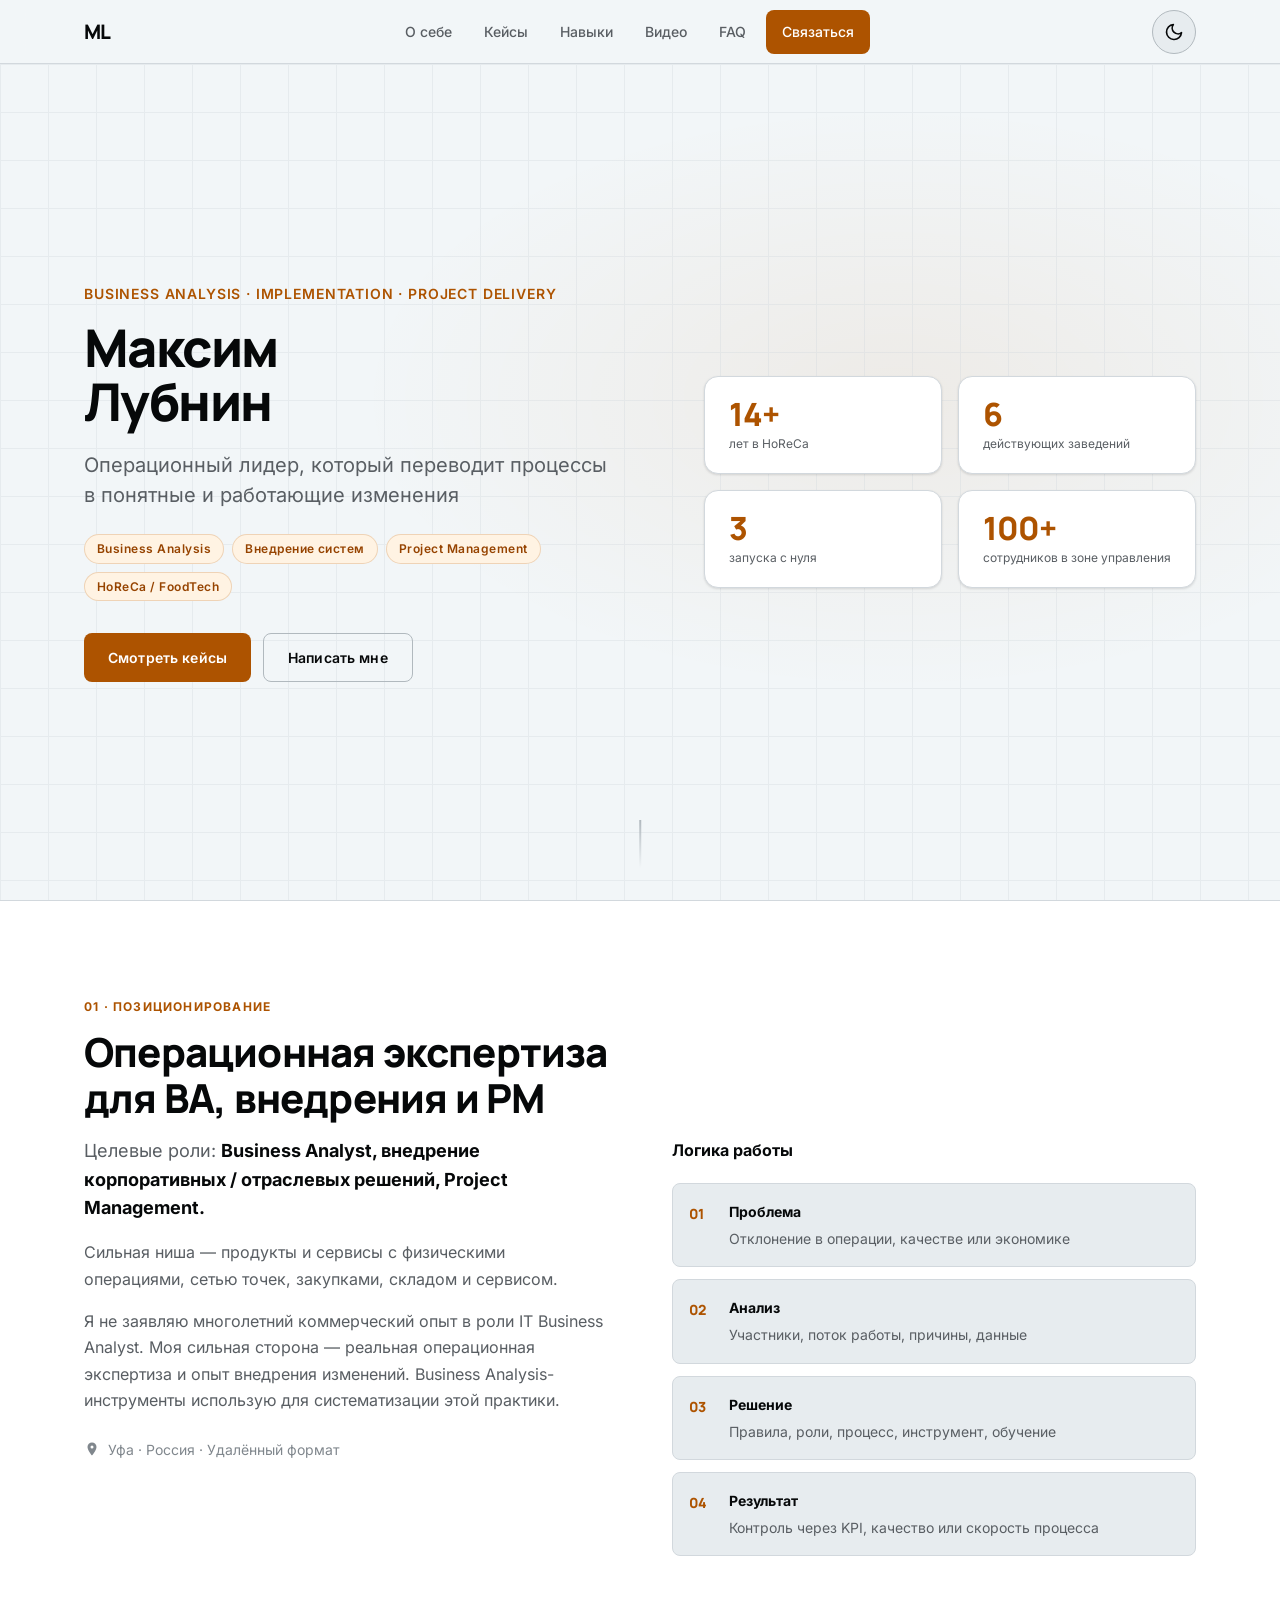
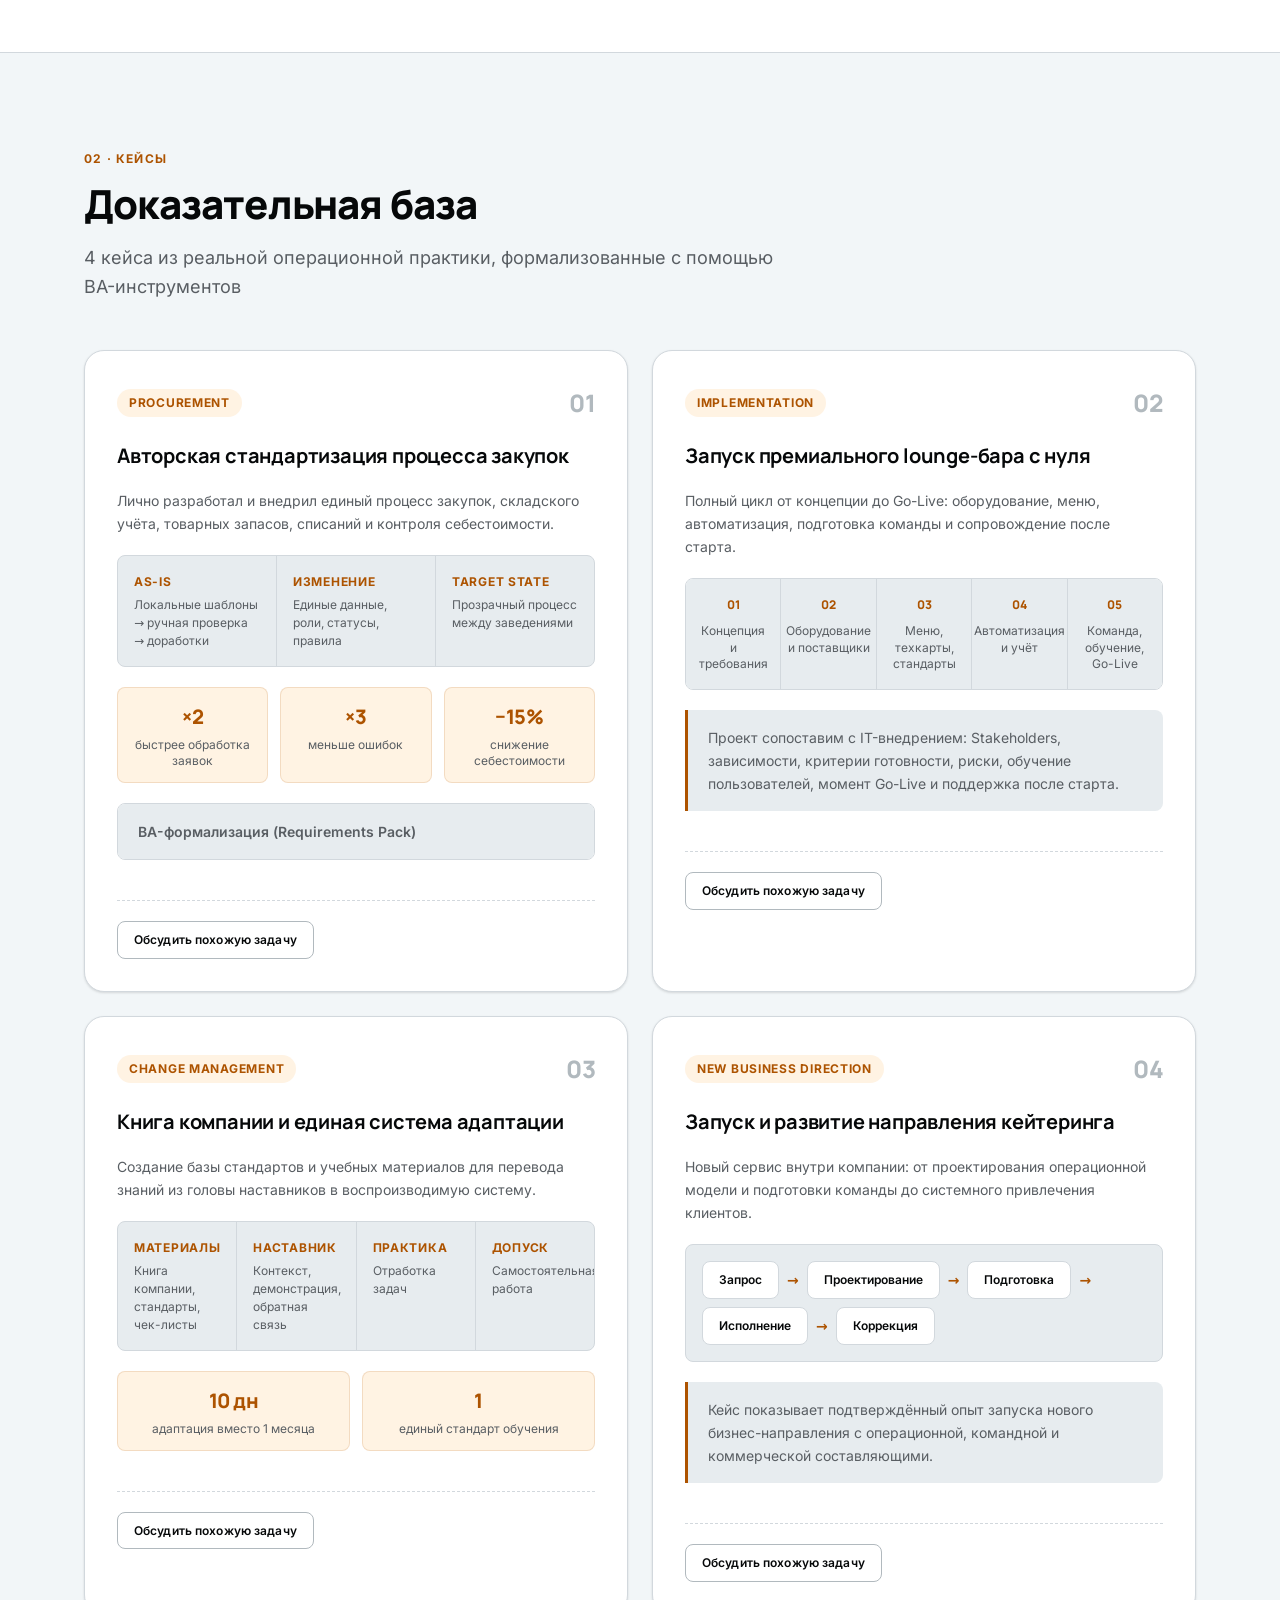
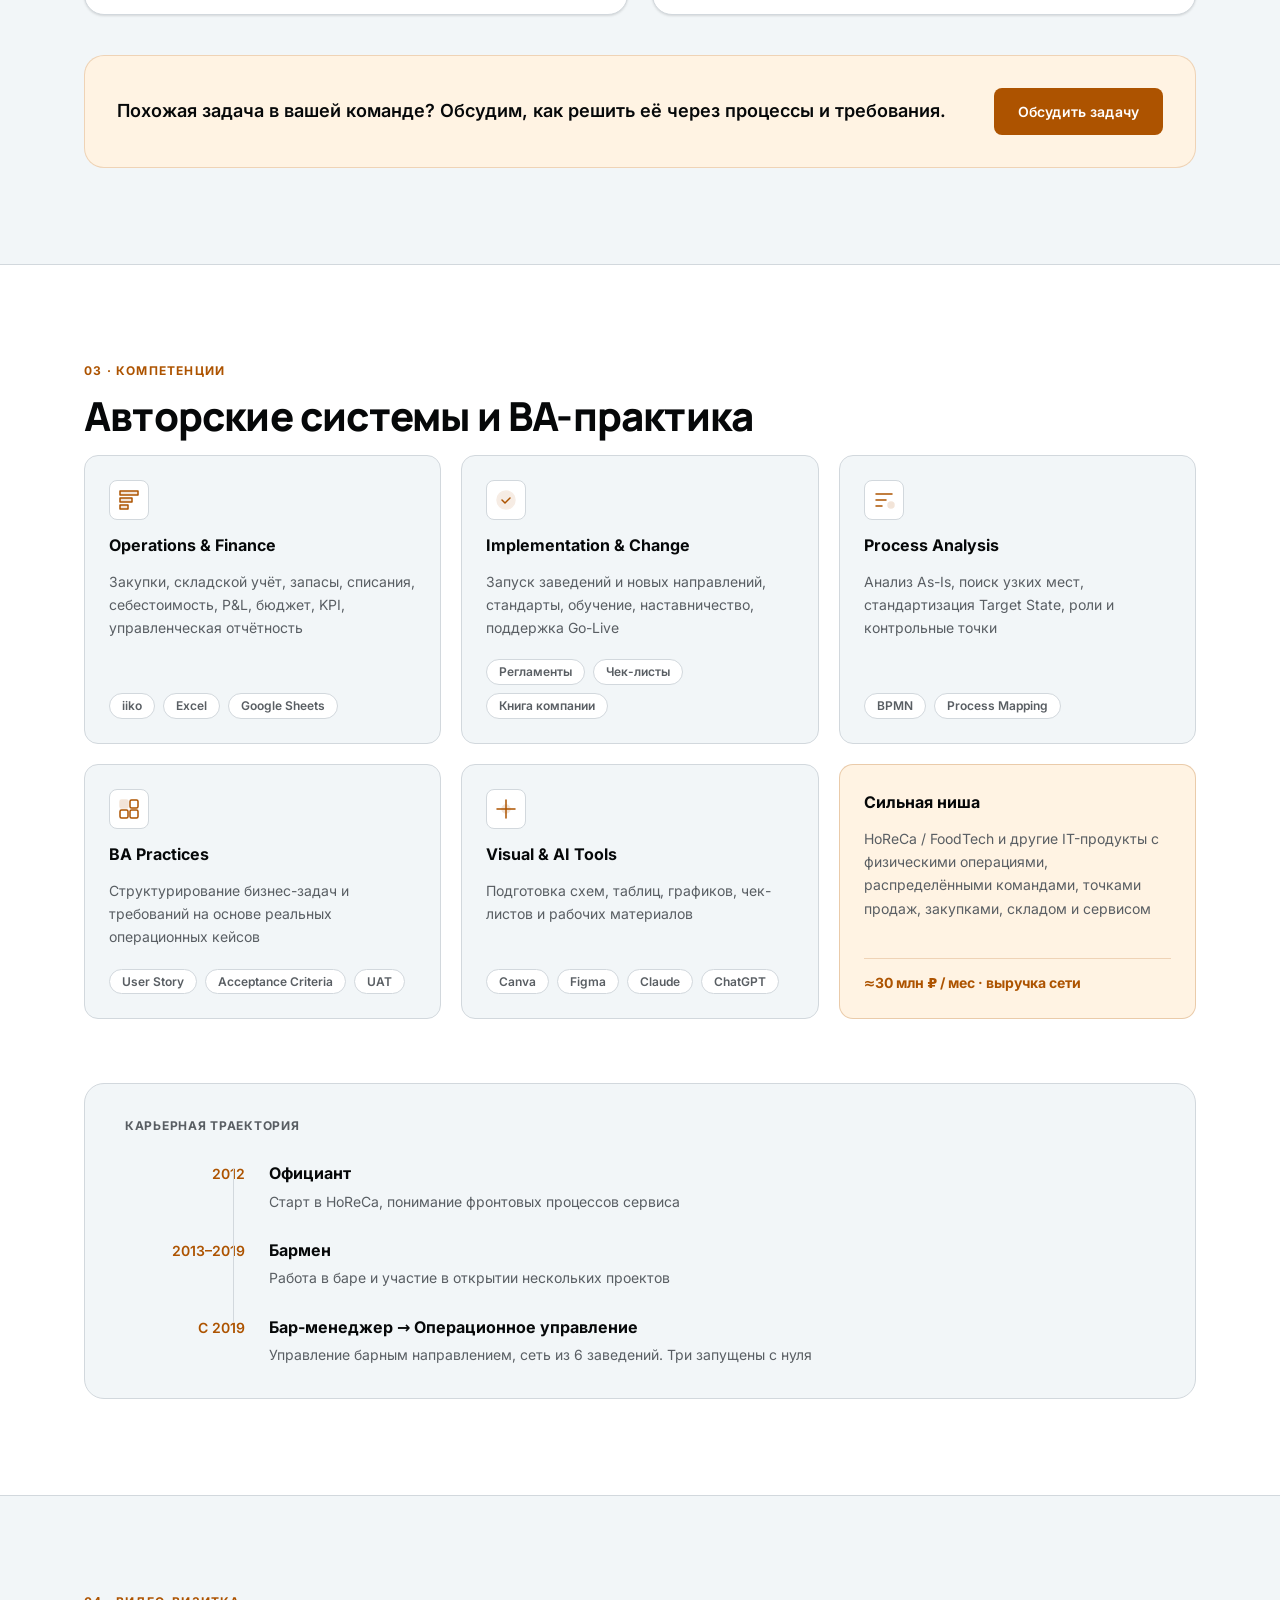
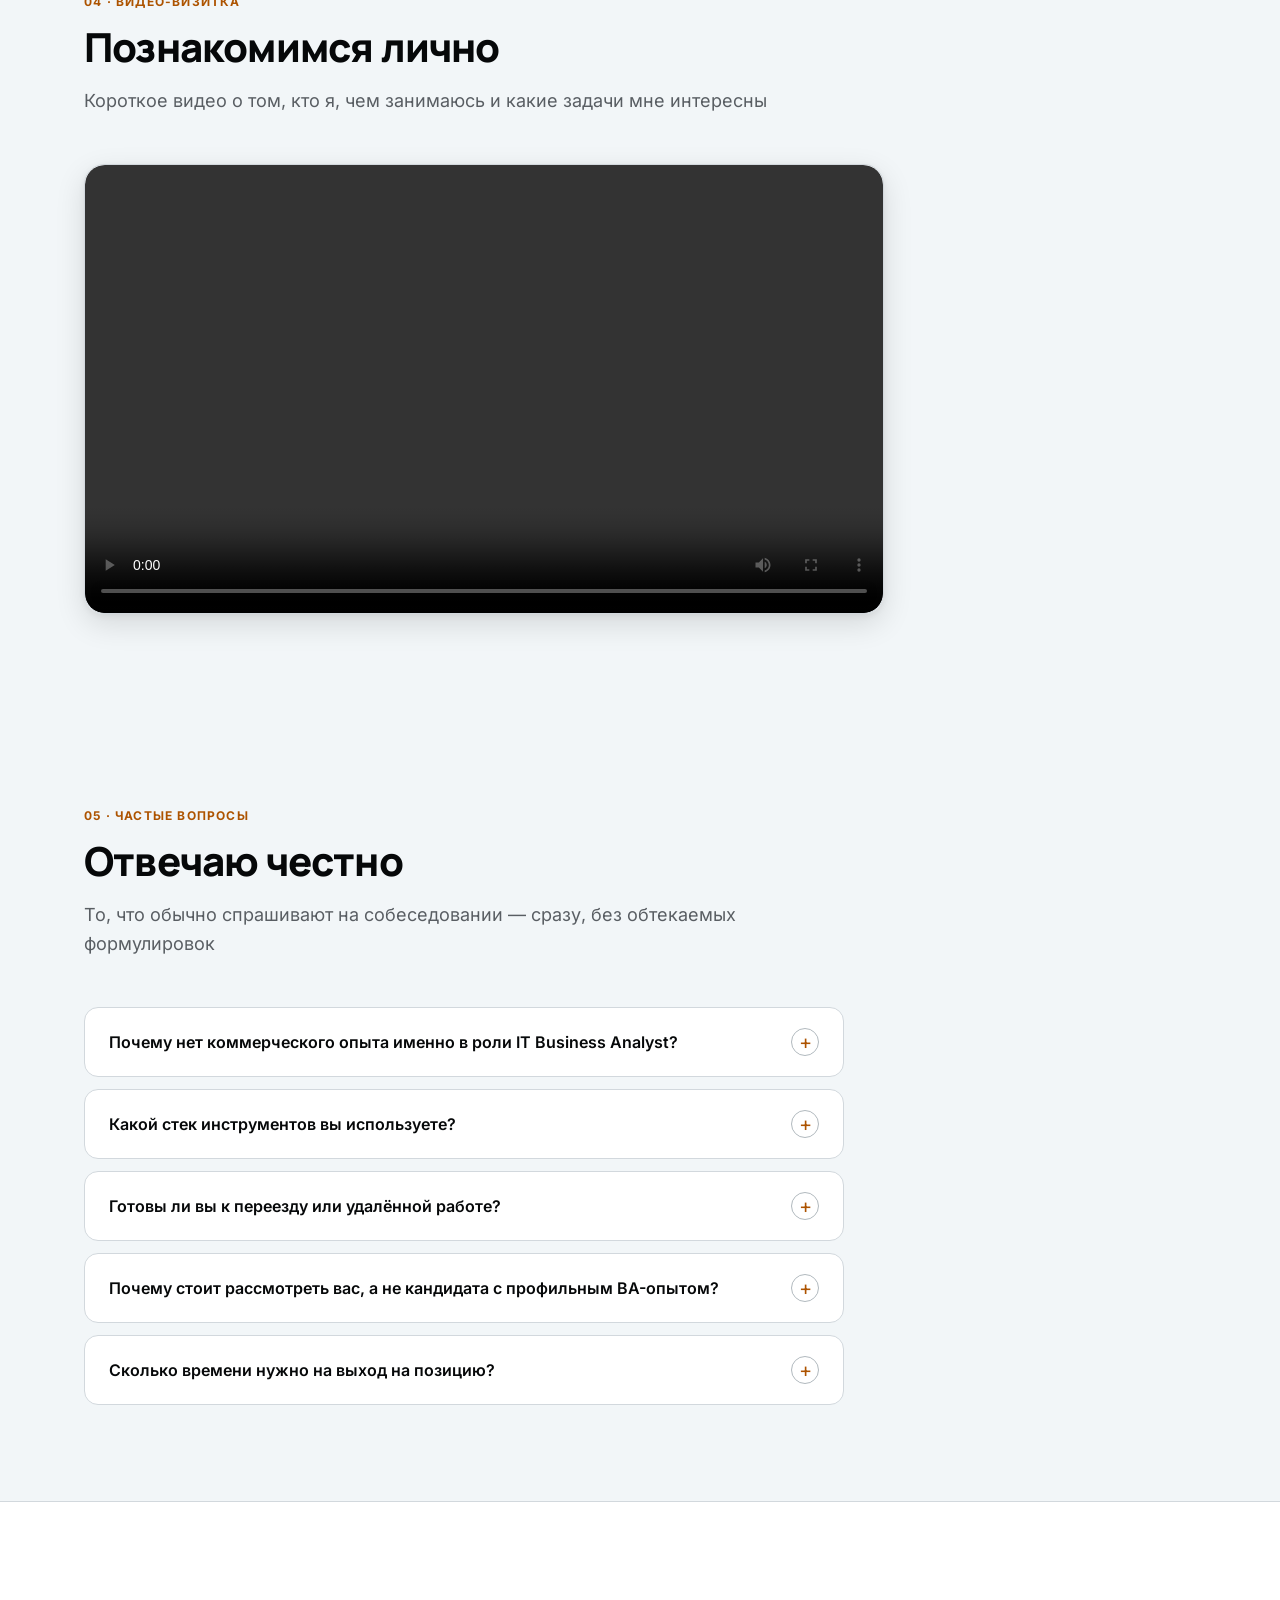
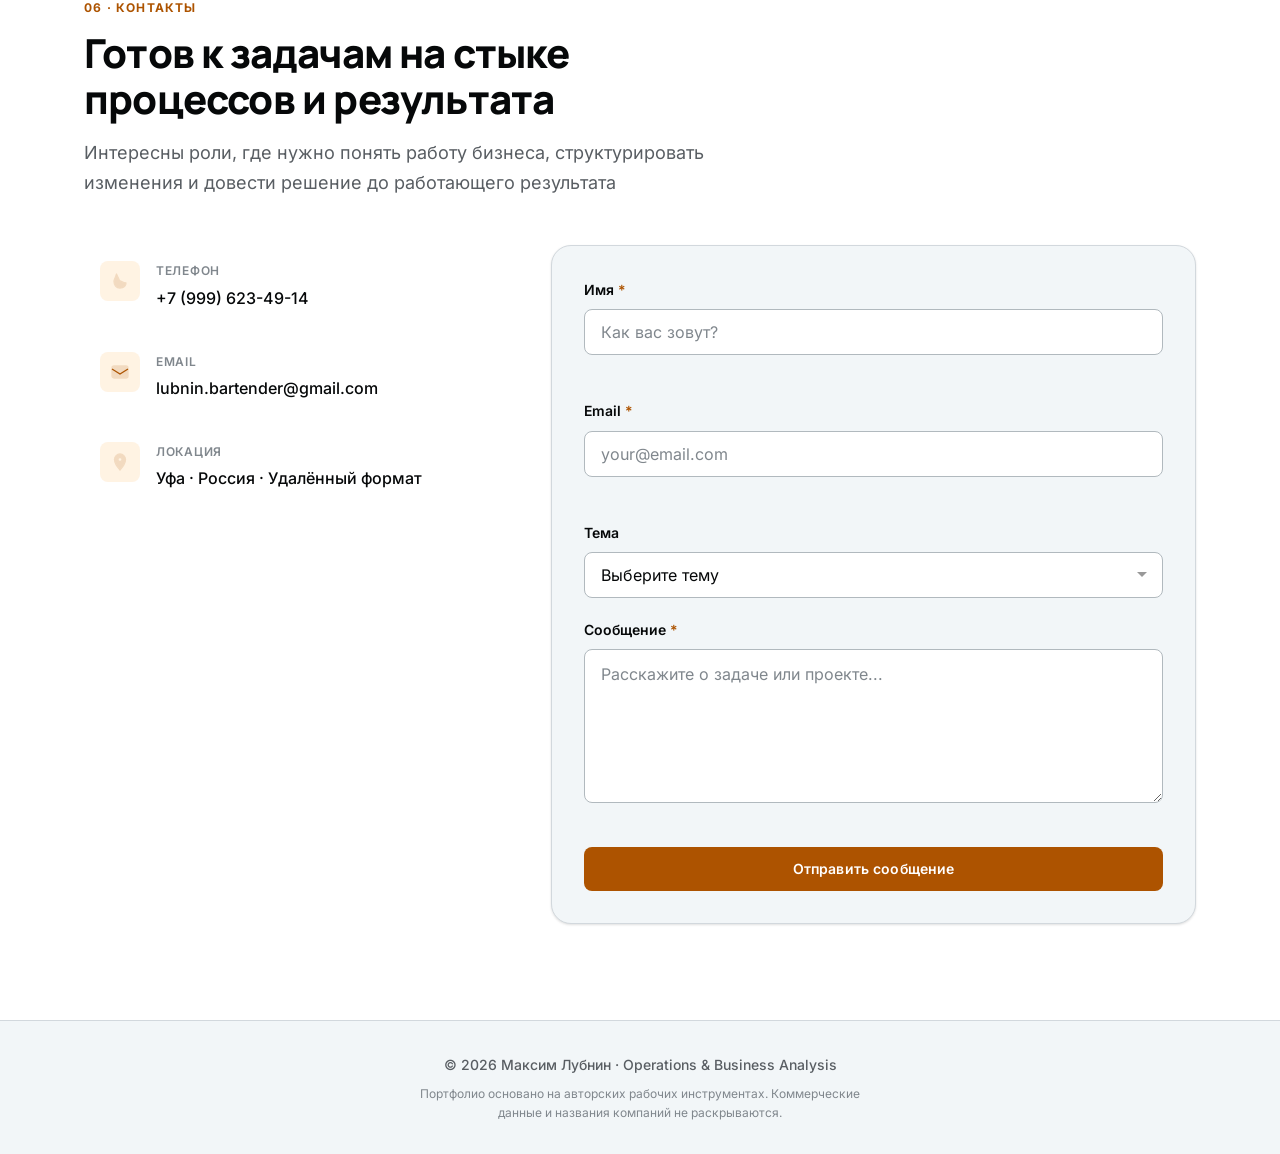
<file: index.html>
<!DOCTYPE html>
<html lang="ru">
<head>
  <meta charset="UTF-8" />
  <meta name="viewport" content="width=device-width, initial-scale=1.0" />
  <meta name="description" content="Максим Лубнин — Operations & Business Analysis. Портфолио: внедрение, процессы, KPI, запуск заведений." />
  <title>Максим Лубнин · BA & Operations</title>

  <!-- Open Graph / соцсети -->
  <meta property="og:type" content="website" />
  <meta property="og:title" content="Максим Лубнин · Business Analysis & Operations" />
  <meta property="og:description" content="Операционный лидер: внедрение процессов, KPI, запуск заведений с нуля. Портфолио и кейсы." />
  <meta property="og:url" content="https://maksimlubnin.ru" />
  <meta property="og:locale" content="ru_RU" />
  <meta property="og:image" content="https://maksimlubnin.ru/og-image.jpg" />
  <meta property="og:image:width" content="1200" />
  <meta property="og:image:height" content="630" />

  <!-- Twitter Card (некоторые мессенджеры используют этот стандарт как fallback) -->
  <meta name="twitter:card" content="summary_large_image" />
  <meta name="twitter:title" content="Максим Лубнин · Business Analysis & Operations" />
  <meta name="twitter:description" content="Операционный лидер: внедрение процессов, KPI, запуск заведений с нуля." />
  <meta name="twitter:image" content="https://maksimlubnin.ru/og-image.jpg" />

  <link rel="canonical" href="https://maksimlubnin.ru" />

  <!-- Favicon -->
  <link rel="icon" type="image/svg+xml" href="favicon.svg" />
  <link rel="alternate icon" href="favicon.ico" />

  <!-- Локальные шрифты (без внешнего CDN) с preload для быстрой отрисовки -->
  <link rel="preload" href="fonts/inter-400-latin.woff2" as="font" type="font/woff2" crossorigin />
  <link rel="preload" href="fonts/inter-400-cyrillic.woff2" as="font" type="font/woff2" crossorigin />
  <link rel="stylesheet" href="styles.css" />

  <!-- JSON-LD структурированные данные (Person schema) для расширенных сниппетов Google -->
  <script type="application/ld+json">
  {
    "@context": "https://schema.org",
    "@type": "Person",
    "name": "Максим Лубнин",
    "url": "https://maksimlubnin.ru",
    "jobTitle": "Business Analyst / Operations Lead",
    "description": "Операционный лидер: внедрение процессов, KPI, запуск заведений с нуля.",
    "email": "mailto:lubnin.bartender@gmail.com",
    "telephone": "+7-999-623-49-14",
    "address": {
      "@type": "PostalAddress",
      "addressLocality": "Уфа",
      "addressCountry": "RU"
    },
    "knowsAbout": ["Business Analysis", "Внедрение процессов", "Project Management", "HoReCa", "FoodTech"]
  }
  </script>
</head>
<body>

  <a href="#main-content" class="skip-link">Перейти к содержанию</a>

  <!-- ══════════════════════════════════════════
       NAV
  ══════════════════════════════════════════ -->
  <header class="nav" role="banner">
    <div class="nav__inner container">
      <a href="#hero" class="nav__logo" aria-label="На главную">ML</a>
      <nav aria-label="Главное меню">
        <ul class="nav__links" role="list">
          <li><a href="#about">О себе</a></li>
          <li><a href="#portfolio">Кейсы</a></li>
          <li><a href="#skills">Навыки</a></li>
          <li><a href="#video">Видео</a></li>
          <li><a href="#faq">FAQ</a></li>
          <li><a href="#contact" class="nav__cta">Связаться</a></li>
        </ul>
      </nav>
      <button class="theme-toggle" id="theme-toggle" aria-label="Переключить тему" aria-pressed="false">
        <svg class="icon-moon" viewBox="0 0 24 24" fill="none" aria-hidden="true"><path d="M21 12.79A9 9 0 1 1 11.21 3 7 7 0 0 0 21 12.79Z" stroke="currentColor" stroke-width="2" stroke-linecap="round" stroke-linejoin="round"/></svg>
        <svg class="icon-sun" viewBox="0 0 24 24" fill="none" aria-hidden="true"><circle cx="12" cy="12" r="4" stroke="currentColor" stroke-width="2"/><path d="M12 2v2M12 20v2M4.93 4.93l1.41 1.41M17.66 17.66l1.41 1.41M2 12h2M20 12h2M4.93 19.07l1.41-1.41M17.66 6.34l1.41-1.41" stroke="currentColor" stroke-width="2" stroke-linecap="round"/></svg>
      </button>
      <button class="nav__burger" aria-label="Открыть меню" aria-expanded="false" aria-controls="mobile-menu">
        <span></span><span></span><span></span>
      </button>
    </div>
    <div class="nav__mobile" id="mobile-menu" hidden>
      <ul role="list">
        <li><a href="#about">О себе</a></li>
        <li><a href="#portfolio">Кейсы</a></li>
        <li><a href="#skills">Навыки</a></li>
        <li><a href="#video">Видео</a></li>
        <li><a href="#faq">FAQ</a></li>
        <li><a href="#contact">Связаться</a></li>
      </ul>
    </div>
  </header>

  <main id="main-content">

    <!-- ══════════════════════════════════════════
         HERO
    ══════════════════════════════════════════ -->
    <section class="hero" id="hero" aria-labelledby="hero-heading">
      <div class="container hero__inner">
        <div class="hero__text">
          <p class="hero__eyebrow">Business Analysis · Implementation · Project Delivery</p>
          <h1 id="hero-heading" class="hero__name">Максим<br/>Лубнин</h1>
          <p class="hero__subtitle">Операционный лидер, который переводит процессы<br class="hide-mobile"/> в понятные и работающие изменения</p>
          <div class="hero__tags" aria-label="Специализации">
            <span class="tag">Business Analysis</span>
            <span class="tag">Внедрение систем</span>
            <span class="tag">Project Management</span>
            <span class="tag">HoReCa / FoodTech</span>
          </div>
          <div class="hero__actions">
            <a href="#portfolio" class="btn btn--primary">Смотреть кейсы</a>
            <a href="#contact" class="btn btn--ghost">Написать мне</a>
          </div>
        </div>
        <div class="hero__stats" aria-label="Ключевые показатели">
          <div class="stat-card">
            <span class="stat-card__num">14+</span>
            <span class="stat-card__label">лет в HoReCa</span>
          </div>
          <div class="stat-card">
            <span class="stat-card__num">6</span>
            <span class="stat-card__label">действующих заведений</span>
          </div>
          <div class="stat-card">
            <span class="stat-card__num">3</span>
            <span class="stat-card__label">запуска с нуля</span>
          </div>
          <div class="stat-card">
            <span class="stat-card__num">100+</span>
            <span class="stat-card__label">сотрудников в зоне управления</span>
          </div>
        </div>
      </div>
      <div class="hero__scroll" aria-hidden="true">
        <span></span>
      </div>
    </section>

    <!-- ══════════════════════════════════════════
         ABOUT
    ══════════════════════════════════════════ -->
    <section class="section about" id="about" aria-labelledby="about-heading">
      <div class="container">
        <div class="section-label">01 · Позиционирование</div>
        <h2 id="about-heading" class="section-title">Операционная экспертиза<br/>для BA, внедрения и PM</h2>
        <div class="about__grid">
          <div class="about__text">
            <p class="about__lead">Целевые роли: <strong>Business Analyst, внедрение корпоративных / отраслевых решений, Project Management.</strong></p>
            <p>Сильная ниша — продукты и сервисы с физическими операциями, сетью точек, закупками, складом и сервисом.</p>
            <p>Я не заявляю многолетний коммерческий опыт в роли IT Business Analyst. Моя сильная сторона — реальная операционная экспертиза и опыт внедрения изменений. Business Analysis-инструменты использую для систематизации этой практики.</p>
            <div class="about__location">
              <svg width="16" height="16" viewBox="0 0 16 16" fill="none" aria-hidden="true"><path d="M8 1.5A4.5 4.5 0 0 0 3.5 6c0 3.5 4.5 8.5 4.5 8.5S12.5 9.5 12.5 6A4.5 4.5 0 0 0 8 1.5Zm0 6a1.5 1.5 0 1 1 0-3 1.5 1.5 0 0 1 0 3Z" fill="currentColor"/></svg>
              Уфа · Россия · Удалённый формат
            </div>
          </div>
          <div class="about__logic">
            <h3 class="about__logic-title">Логика работы</h3>
            <ol class="logic-steps" aria-label="Рабочий процесс">
              <li class="logic-step">
                <span class="logic-step__num">01</span>
                <div>
                  <strong>Проблема</strong>
                  <p>Отклонение в операции, качестве или экономике</p>
                </div>
              </li>
              <li class="logic-step">
                <span class="logic-step__num">02</span>
                <div>
                  <strong>Анализ</strong>
                  <p>Участники, поток работы, причины, данные</p>
                </div>
              </li>
              <li class="logic-step">
                <span class="logic-step__num">03</span>
                <div>
                  <strong>Решение</strong>
                  <p>Правила, роли, процесс, инструмент, обучение</p>
                </div>
              </li>
              <li class="logic-step">
                <span class="logic-step__num">04</span>
                <div>
                  <strong>Результат</strong>
                  <p>Контроль через KPI, качество или скорость процесса</p>
                </div>
              </li>
            </ol>
          </div>
        </div>
      </div>
    </section>

    <!-- ══════════════════════════════════════════
         PORTFOLIO
    ══════════════════════════════════════════ -->
    <section class="section portfolio" id="portfolio" aria-labelledby="portfolio-heading">
      <div class="container">
        <div class="section-label">02 · Кейсы</div>
        <h2 id="portfolio-heading" class="section-title">Доказательная база</h2>
        <p class="section-sub">4 кейса из реальной операционной практики, формализованные с помощью BA-инструментов</p>

        <div class="cases">

          <!-- CASE 01 -->
          <article class="case" data-index="01" aria-labelledby="case1-title">
            <div class="case__header">
              <span class="case__tag">Procurement</span>
              <span class="case__num">01</span>
            </div>
            <h3 id="case1-title" class="case__title">Авторская стандартизация процесса закупок</h3>
            <p class="case__desc">Лично разработал и внедрил единый процесс закупок, складского учёта, товарных запасов, списаний и контроля себестоимости.</p>
            <div class="case__flow" aria-label="Целевое состояние процесса">
              <div class="flow-step">
                <span class="flow-step__label">As-Is</span>
                <p>Локальные шаблоны → ручная проверка → доработки</p>
              </div>
              <div class="flow-arrow" aria-hidden="true">→</div>
              <div class="flow-step">
                <span class="flow-step__label">Изменение</span>
                <p>Единые данные, роли, статусы, правила</p>
              </div>
              <div class="flow-arrow" aria-hidden="true">→</div>
              <div class="flow-step">
                <span class="flow-step__label">Target State</span>
                <p>Прозрачный процесс между заведениями</p>
              </div>
            </div>
            <div class="case__results">
              <div class="result">
                <span class="result__val">×2</span>
                <span class="result__lbl">быстрее обработка заявок</span>
              </div>
              <div class="result">
                <span class="result__val">×3</span>
                <span class="result__lbl">меньше ошибок</span>
              </div>
              <div class="result">
                <span class="result__val">−15%</span>
                <span class="result__lbl">снижение себестоимости</span>
              </div>
            </div>
            <details class="case__details">
              <summary>BA-формализация (Requirements Pack)</summary>
              <div class="case__details-body">
                <p><strong>Business Requirement BR-01:</strong> Сеть должна использовать единый порядок создания и согласования заявок, чтобы сократить ручные уточнения, дубли и ошибки.</p>
                <p><strong>User Story:</strong> Как руководитель точки, я хочу создать заявку в едином шаблоне с обязательными полями, чтобы закупщик мог обработать её без дополнительных уточнений.</p>
                <table class="req-table" aria-label="Требования и критерии приёмки">
                  <thead><tr><th>ID</th><th>Требование</th><th>Acceptance Criteria</th></tr></thead>
                  <tbody>
                    <tr><td>R-01</td><td>Шаблон содержит точку, товар, количество, единицу и дату</td><td>Заявка не направляется без обязательных полей</td></tr>
                    <tr><td>R-02</td><td>Товар выбирается из единого справочника</td><td>Нет свободного ввода, если позиция есть в справочнике</td></tr>
                    <tr><td>R-03</td><td>У заявки есть статусы: черновик, на согласовании, возвращена, согласована</td><td>Участник видит актуальный статус и причину возврата</td></tr>
                    <tr><td>R-04</td><td>Роли инициатора, согласующего и закупщика разделены</td><td>Действия доступны в рамках роли</td></tr>
                  </tbody>
                </table>
              </div>
            </details>
            <div class="case__cta">
              <a href="#contact" class="btn btn--ghost btn--sm">Обсудить похожую задачу</a>
            </div>
          </article>

          <!-- CASE 02 -->
          <article class="case" data-index="02" aria-labelledby="case2-title">
            <div class="case__header">
              <span class="case__tag">Implementation</span>
              <span class="case__num">02</span>
            </div>
            <h3 id="case2-title" class="case__title">Запуск премиального lounge-бара с нуля</h3>
            <p class="case__desc">Полный цикл от концепции до Go-Live: оборудование, меню, автоматизация, подготовка команды и сопровождение после старта.</p>
            <ol class="roadmap" aria-label="Roadmap запуска">
              <li class="roadmap__step">
                <span class="roadmap__num">01</span>
                <span>Концепция и требования</span>
              </li>
              <li class="roadmap__step">
                <span class="roadmap__num">02</span>
                <span>Оборудование и поставщики</span>
              </li>
              <li class="roadmap__step">
                <span class="roadmap__num">03</span>
                <span>Меню, техкарты, стандарты</span>
              </li>
              <li class="roadmap__step">
                <span class="roadmap__num">04</span>
                <span>Автоматизация и учёт</span>
              </li>
              <li class="roadmap__step">
                <span class="roadmap__num">05</span>
                <span>Команда, обучение, Go-Live</span>
              </li>
            </ol>
            <div class="case__insight">
              <p>Проект сопоставим с IT-внедрением: Stakeholders, зависимости, критерии готовности, риски, обучение пользователей, момент Go-Live и поддержка после старта.</p>
            </div>
            <div class="case__cta">
              <a href="#contact" class="btn btn--ghost btn--sm">Обсудить похожую задачу</a>
            </div>
          </article>

          <!-- CASE 03 -->
          <article class="case" data-index="03" aria-labelledby="case3-title">
            <div class="case__header">
              <span class="case__tag">Change Management</span>
              <span class="case__num">03</span>
            </div>
            <h3 id="case3-title" class="case__title">Книга компании и единая система адаптации</h3>
            <p class="case__desc">Создание базы стандартов и учебных материалов для перевода знаний из головы наставников в воспроизводимую систему.</p>
            <div class="case__flow" aria-label="Процесс адаптации">
              <div class="flow-step"><span class="flow-step__label">Материалы</span><p>Книга компании, стандарты, чек-листы</p></div>
              <div class="flow-arrow" aria-hidden="true">→</div>
              <div class="flow-step"><span class="flow-step__label">Наставник</span><p>Контекст, демонстрация, обратная связь</p></div>
              <div class="flow-arrow" aria-hidden="true">→</div>
              <div class="flow-step"><span class="flow-step__label">Практика</span><p>Отработка задач</p></div>
              <div class="flow-arrow" aria-hidden="true">→</div>
              <div class="flow-step"><span class="flow-step__label">Допуск</span><p>Самостоятельная работа</p></div>
            </div>
            <div class="case__results">
              <div class="result">
                <span class="result__val">10 дн</span>
                <span class="result__lbl">адаптация вместо 1 месяца</span>
              </div>
              <div class="result">
                <span class="result__val">1</span>
                <span class="result__lbl">единый стандарт обучения</span>
              </div>
            </div>
            <div class="case__cta">
              <a href="#contact" class="btn btn--ghost btn--sm">Обсудить похожую задачу</a>
            </div>
          </article>

          <!-- CASE 04 -->
          <article class="case" data-index="04" aria-labelledby="case4-title">
            <div class="case__header">
              <span class="case__tag">New Business Direction</span>
              <span class="case__num">04</span>
            </div>
            <h3 id="case4-title" class="case__title">Запуск и развитие направления кейтеринга</h3>
            <p class="case__desc">Новый сервис внутри компании: от проектирования операционной модели и подготовки команды до системного привлечения клиентов.</p>
            <div class="case__model" aria-label="Operating Model">
              <div class="model-step">Запрос</div>
              <div class="model-arrow" aria-hidden="true">→</div>
              <div class="model-step">Проектирование</div>
              <div class="model-arrow" aria-hidden="true">→</div>
              <div class="model-step">Подготовка</div>
              <div class="model-arrow" aria-hidden="true">→</div>
              <div class="model-step">Исполнение</div>
              <div class="model-arrow" aria-hidden="true">→</div>
              <div class="model-step">Коррекция</div>
            </div>
            <div class="case__insight">
              <p>Кейс показывает подтверждённый опыт запуска нового бизнес-направления с операционной, командной и коммерческой составляющими.</p>
            </div>
            <div class="case__cta">
              <a href="#contact" class="btn btn--ghost btn--sm">Обсудить похожую задачу</a>
            </div>
          </article>

        </div>

        <div class="portfolio__cta">
          <p>Похожая задача в вашей команде? Обсудим, как решить её через процессы и требования.</p>
          <a href="#contact" class="btn btn--primary">Обсудить задачу</a>
        </div>
      </div>
    </section>

    <!-- ═══════════════════════════════════════════════
         SKILLS
    ═══════════════════════════════════════════════ -->
    <section class="section skills" id="skills" aria-labelledby="skills-heading">
      <div class="container">
        <div class="section-label">03 · Компетенции</div>
        <h2 id="skills-heading" class="section-title">Авторские системы и BA-практика</h2>

        <div class="skills__grid">
          <div class="skill-card">
            <div class="skill-card__icon" aria-hidden="true">
              <svg width="24" height="24" viewBox="0 0 24 24" fill="none"><path d="M3 3h18v4H3V3Zm0 7h12v4H3v-4Zm0 7h8v4H3v-4Z" fill="currentColor" opacity=".15"/><path d="M3 3h18v4H3V3Zm0 7h12v4H3v-4Zm0 7h8v4H3v-4Z" stroke="currentColor" stroke-width="1.5" stroke-linejoin="round"/></svg>
            </div>
            <h3 class="skill-card__title">Operations & Finance</h3>
            <p>Закупки, складской учёт, запасы, списания, себестоимость, P&L, бюджет, KPI, управленческая отчётность</p>
            <div class="skill-card__tools">
              <span>iiko</span><span>Excel</span><span>Google Sheets</span>
            </div>
          </div>

          <div class="skill-card">
            <div class="skill-card__icon" aria-hidden="true">
              <svg width="24" height="24" viewBox="0 0 24 24" fill="none"><circle cx="12" cy="12" r="9" fill="currentColor" opacity=".1" stroke="currentColor" stroke-width="1.5"/><path d="m8 12 3 3 5-5" stroke="currentColor" stroke-width="1.5" stroke-linecap="round" stroke-linejoin="round"/></svg>
            </div>
            <h3 class="skill-card__title">Implementation & Change</h3>
            <p>Запуск заведений и новых направлений, стандарты, обучение, наставничество, поддержка Go-Live</p>
            <div class="skill-card__tools">
              <span>Регламенты</span><span>Чек-листы</span><span>Книга компании</span>
            </div>
          </div>

          <div class="skill-card">
            <div class="skill-card__icon" aria-hidden="true">
              <svg width="24" height="24" viewBox="0 0 24 24" fill="none"><path d="M4 6h16M4 12h10M4 18h6" stroke="currentColor" stroke-width="1.5" stroke-linecap="round"/><circle cx="19" cy="17" r="3" fill="currentColor" opacity=".15" stroke="currentColor" stroke-width="1.5"/></svg>
            </div>
            <h3 class="skill-card__title">Process Analysis</h3>
            <p>Анализ As-Is, поиск узких мест, стандартизация Target State, роли и контрольные точки</p>
            <div class="skill-card__tools">
              <span>BPMN</span><span>Process Mapping</span>
            </div>
          </div>

          <div class="skill-card">
            <div class="skill-card__icon" aria-hidden="true">
              <svg width="24" height="24" viewBox="0 0 24 24" fill="none"><rect x="3" y="3" width="8" height="8" rx="1.5" fill="currentColor" opacity=".15" stroke="currentColor" stroke-width="1.5"/><rect x="13" y="3" width="8" height="8" rx="1.5" stroke="currentColor" stroke-width="1.5"/><rect x="3" y="13" width="8" height="8" rx="1.5" stroke="currentColor" stroke-width="1.5"/><rect x="13" y="13" width="8" height="8" rx="1.5" stroke="currentColor" stroke-width="1.5"/></svg>
            </div>
            <h3 class="skill-card__title">BA Practices</h3>
            <p>Структурирование бизнес-задач и требований на основе реальных операционных кейсов</p>
            <div class="skill-card__tools">
              <span>User Story</span><span>Acceptance Criteria</span><span>UAT</span>
            </div>
          </div>

          <div class="skill-card">
            <div class="skill-card__icon" aria-hidden="true">
              <svg width="24" height="24" viewBox="0 0 24 24" fill="none"><path d="M12 3v18M3 12h18" stroke="currentColor" stroke-width="1.5" stroke-linecap="round"/><circle cx="12" cy="12" r="4" fill="currentColor" opacity=".15" stroke="currentColor" stroke-width="1.5"/></svg>
            </div>
            <h3 class="skill-card__title">Visual & AI Tools</h3>
            <p>Подготовка схем, таблиц, графиков, чек-листов и рабочих материалов</p>
            <div class="skill-card__tools">
              <span>Canva</span><span>Figma</span><span>Claude</span><span>ChatGPT</span>
            </div>
          </div>

          <div class="skill-card skill-card--accent">
            <h3 class="skill-card__title">Сильная ниша</h3>
            <p>HoReCa / FoodTech и другие IT-продукты с физическими операциями, распределёнными командами, точками продаж, закупками, складом и сервисом</p>
            <div class="skill-card__metric">≈30 млн ₽ / мес · выручка сети</div>
          </div>
        </div>

        <!-- Career Timeline -->
        <div class="timeline" aria-label="Карьерная траектория">
          <h3 class="timeline__title">Карьерная траектория</h3>
          <ol class="timeline__list" role="list">
            <li class="timeline__item">
              <span class="timeline__date">2012</span>
              <div class="timeline__content">
                <strong>Официант</strong>
                <p>Старт в HoReCa, понимание фронтовых процессов сервиса</p>
              </div>
            </li>
            <li class="timeline__item">
              <span class="timeline__date">2013–2019</span>
              <div class="timeline__content">
                <strong>Бармен</strong>
                <p>Работа в баре и участие в открытии нескольких проектов</p>
              </div>
            </li>
            <li class="timeline__item">
              <span class="timeline__date">С 2019</span>
              <div class="timeline__content">
                <strong>Бар-менеджер → Операционное управление</strong>
                <p>Управление барным направлением, сеть из 6 заведений. Три запущены с нуля</p>
              </div>
            </li>
          </ol>
        </div>
      </div>
    </section>

    <!-- ══════════════════════════════════════════
         VIDEO
    ══════════════════════════════════════════ -->
    <section class="section video-section" id="video" aria-labelledby="video-heading">
      <div class="container">
        <div class="section-label">04 · Видео-визитка</div>
        <h2 id="video-heading" class="section-title">Познакомимся лично</h2>
        <p class="section-sub">Короткое видео о том, кто я, чем занимаюсь и какие задачи мне интересны</p>
        <div class="video-wrapper video-wrapper--vertical" id="video-placeholder" role="region" aria-label="Видео-визитка">
          <video
            src="https://r2.syntx.ai/user_206572119/llms/cc17555dfe2ca5c3b05e790c58e3dd74_upscaled-video-2.mp4"
            controls
            playsinline
            preload="metadata"
            aria-label="Видео-визитка Максима Лубнина"
            style="width:100%;height:100%;object-fit:cover;border-radius:inherit;"
          >
            Ваш браузер не поддерживает воспроизведение видео.
          </video>
        </div>
      </div>
    </section>

    <!-- ═══════════════════════════════════════════════
         FAQ
    ═══════════════════════════════════════════════ -->
    <section class="section faq" id="faq" aria-labelledby="faq-heading">
      <div class="container">
        <div class="section-label">05 · Частые вопросы</div>
        <h2 id="faq-heading" class="section-title">Отвечаю честно</h2>
        <p class="section-sub">То, что обычно спрашивают на собеседовании — сразу, без обтекаемых формулировок</p>

        <div class="faq-list">
          <details class="faq-item">
            <summary>Почему нет коммерческого опыта именно в роли IT Business Analyst?</summary>
            <div class="faq-item__body">
              <p>Потому что его действительно нет — я честно говорю об этом с первого экрана сайта. Моя база — реальная операционная практика в HoReCa: запуск заведений с нуля, стандартизация закупок, KPI, управление командами до 100+ человек. BA-инструменты (BRD, User Story, Acceptance Criteria) я использую, чтобы формализовать и упаковать этот опыт в понятный для бизнеса формат. Кейсы на сайте показывают именно этот процесс.</p>
            </div>
          </details>

          <details class="faq-item">
            <summary>Какой стек инструментов вы используете?</summary>
            <div class="faq-item__body">
              <p>Для документации требований — BRD, User Story, Acceptance Criteria в табличном виде. Для процессов — блок-схемы и логика "отклонение → участники → правила → контроль KPI". Из софта — таблицы (Excel/Google Sheets) для расчётов и трекинга, Miro/аналоги для схем процессов. Глубокого опыта с Jira, Confluence или BPMN-нотацией в проектах пока не было, готов осваивать под конкретную задачу команды.</p>
            </div>
          </details>

          <details class="faq-item">
            <summary>Готовы ли вы к переезду или удалённой работе?</summary>
            <div class="faq-item__body">
              <p>Открыт к обсуждению обоих вариантов — зависит от конкретной роли и условий. Обсудим на созвоне.</p>
            </div>
          </details>

          <details class="faq-item">
            <summary>Почему стоит рассмотреть вас, а не кандидата с профильным BA-опытом?</summary>
            <div class="faq-item__body">
              <p>Если нужен BA с готовым портфолио проектов в IT — это не про меня. Если нужен человек, который понимает операционные процессы бизнеса на практике (а не только в теории), умеет системно раскладывать проблему на требования и довести изменение до результата — это ближе к делу. Кейсы на сайте показывают именно такие ситуации: реальные проблемы, реальные решения, оформленные по BA-стандарту.</p>
            </div>
          </details>

          <details class="faq-item">
            <summary>Сколько времени нужно на выход на позицию?</summary>
            <div class="faq-item__body">
              <p>Стандартный срок для смены работы — 2-4 недели с момента оффера, обсуждается индивидуально.</p>
            </div>
          </details>
        </div>
      </div>
    </section>

    <!-- ═══════════════════════════════════════════════
         CONTACT
    ═══════════════════════════════════════════════ -->
    <section class="section contact" id="contact" aria-labelledby="contact-heading">
      <div class="container">
        <div class="section-label">06 · Контакты</div>
        <h2 id="contact-heading" class="section-title">Готов к задачам на стыке<br/>процессов и результата</h2>
        <p class="section-sub">Интересны роли, где нужно понять работу бизнеса, структурировать изменения и довести решение до работающего результата</p>

        <div class="contact__grid">
          <div class="contact__info">
            <a href="tel:+79996234914" class="contact-item" aria-label="Позвонить">
              <span class="contact-item__icon" aria-hidden="true">
                <svg width="20" height="20" viewBox="0 0 20 20" fill="none"><path d="M6.5 3C6 5.5 4 8 4 10.5C4 14 6 17 10 17C14 17 16 14.5 16 12C13.5 12 11 10 9.5 9.5L6.5 3Z" fill="currentColor" opacity=".15" stroke="currentColor" stroke-width="1.3" stroke-linejoin="round"/></svg>
              </span>
              <div>
                <span class="contact-item__label">Телефон</span>
                <span class="contact-item__value">+7 (999) 623-49-14</span>
              </div>
            </a>
            <a href="mailto:lubnin.bartender@gmail.com" class="contact-item" aria-label="Написать email">
              <span class="contact-item__icon" aria-hidden="true">
                <svg width="20" height="20" viewBox="0 0 20 20" fill="none"><rect x="2" y="4" width="16" height="12" rx="2" fill="currentColor" opacity=".15" stroke="currentColor" stroke-width="1.3"/><path d="M2 7l8 5 8-5" stroke="currentColor" stroke-width="1.3"/></svg>
              </span>
              <div>
                <span class="contact-item__label">Email</span>
                <span class="contact-item__value">lubnin.bartender@gmail.com</span>
              </div>
            </a>
            <div class="contact-item">
              <span class="contact-item__icon" aria-hidden="true">
                <svg width="20" height="20" viewBox="0 0 20 20" fill="none"><path d="M10 2a5.5 5.5 0 0 0-5.5 5.5c0 4.5 5.5 10.5 5.5 10.5S15.5 12 15.5 7.5A5.5 5.5 0 0 0 10 2Zm0 7.5a2 2 0 1 1 0-4 2 2 0 0 1 0 4Z" fill="currentColor" opacity=".15" stroke="currentColor" stroke-width="1.3"/></svg>
              </span>
              <div>
                <span class="contact-item__label">Локация</span>
                <span class="contact-item__value">Уфа · Россия · Удалённый формат</span>
              </div>
            </div>
          </div>

            <form class="contact__form" id="contact-form" action="https://formspree.io/f/xbgreeaq" method="POST" novalidate aria-label="Форма обратной связи">

            <div class="form-group">
              <label for="name">Имя <span aria-hidden="true">*</span></label>
              <input type="text" id="name" name="name" required autocomplete="name" placeholder="Как вас зовут?" aria-required="true" />
              <span class="form-error" role="alert" aria-live="polite"></span>
            </div>
            <div class="form-group">
              <label for="email">Email <span aria-hidden="true">*</span></label>
              <input type="email" id="email" name="email" required autocomplete="email" placeholder="your@email.com" aria-required="true" />
              <span class="form-error" role="alert" aria-live="polite"></span>
            </div>
            <div class="form-group">
              <label for="subject">Тема</label>
              <select id="subject" name="subject">
                <option value="">Выберите тему</option>
                <option value="BA / Внедрение">BA / Внедрение</option>
                <option value="Project Management">Project Management</option>
                <option value="Операционный консалтинг">Операционный консалтинг</option>
                <option value="Другое">Другое</option>
              </select>
            </div>
            <div class="form-group">
              <label for="message">Сообщение <span aria-hidden="true">*</span></label>
              <textarea id="message" name="message" rows="5" required placeholder="Расскажите о задаче или проекте..." aria-required="true"></textarea>
              <span class="form-error" role="alert" aria-live="polite"></span>
            </div>
            <button type="submit" class="btn btn--primary btn--full" id="submit-btn">
              <span class="btn__text">Отправить сообщение</span>
              <span class="btn__loading" hidden aria-hidden="true">Отправка...</span>
            </button>
            <div class="form-success" role="alert" aria-live="polite" hidden>
              <p>Сообщение отправлено! Отвечу в ближайшее время.</p>
            </div>
          </form>
        </div>
      </div>
    </section>

  </main>

  <!-- ══════════════════════════════════════════
       FOOTER
  ══════════════════════════════════════════ -->
  <footer class="footer" role="contentinfo">
    <div class="container footer__inner">
      <p class="footer__copy">© 2026 Максим Лубнин · Operations &amp; Business Analysis</p>
      <p class="footer__sub">Портфолио основано на авторских рабочих инструментах. Коммерческие данные и названия компаний не раскрываются.</p>
    </div>
  </footer>

  <!-- Кнопка "наверх" -->
  <button class="scroll-top" id="scroll-top" aria-label="Наверх страницы">
    <svg viewBox="0 0 24 24" fill="none" aria-hidden="true"><path d="M12 19V5M5 12l7-7 7 7" stroke="currentColor" stroke-width="2.2" stroke-linecap="round" stroke-linejoin="round"/></svg>
  </button>

  <script src="script.js"></script>

  <!-- Yandex.Metrika counter -->
  <script type="text/javascript">
      (function(m,e,t,r,i,k,a){
          m[i]=m[i]||function(){(m[i].a=m[i].a||[]).push(arguments)};
          m[i].l=1*new Date();
          for (var j = 0; j < document.scripts.length; j++) {if (document.scripts[j].src === r) { return; }}
          k=e.createElement(t),a=e.getElementsByTagName(t)[0],k.async=1,k.src=r,a.parentNode.insertBefore(k,a)
      })(window, document,'script','https://mc.yandex.ru/metrika/tag.js?id=111934366', 'ym');

      ym(111934366, 'init', {ssr:true, webvisor:true, clickmap:true, ecommerce:"dataLayer", referrer: document.referrer, url: location.href, accurateTrackBounce:true, trackLinks:true});
  </script>
  <noscript><div><img src="https://mc.yandex.ru/watch/111934366" style="position:absolute; left:-9999px;" alt="" /></div></noscript>
  <!-- /Yandex.Metrika counter -->

</body>
</html>
</file>
<file: styles.css>
/* ═══════════════════════════════════════════════════════
   LOCAL FONTS (вариативные, latin + cyrillic, без внешнего CDN)
═══════════════════════════════════════════════════════ */
@font-face {
  font-family: 'Inter';
  font-style: normal;
  font-weight: 400 800;
  font-display: swap;
  src: url('fonts/inter-400-latin.woff2') format('woff2');
  unicode-range: U+0000-00FF, U+0131, U+0152-0153, U+02BB-02BC, U+02C6, U+02DA, U+02DC, U+0304, U+0308, U+0329, U+2000-206F, U+20AC, U+2122, U+2191, U+2193, U+2212, U+2215, U+FEFF, U+FFFD;
}
@font-face {
  font-family: 'Inter';
  font-style: normal;
  font-weight: 400 800;
  font-display: swap;
  src: url('fonts/inter-400-cyrillic.woff2') format('woff2');
  unicode-range: U+0301, U+0400-045F, U+0490-0491, U+04B0-04B1, U+2116;
}
@font-face {
  font-family: 'Manrope';
  font-style: normal;
  font-weight: 400 800;
  font-display: swap;
  src: url('fonts/manrope-400-latin.woff2') format('woff2');
  unicode-range: U+0000-00FF, U+0131, U+0152-0153, U+02BB-02BC, U+02C6, U+02DA, U+02DC, U+0304, U+0308, U+0329, U+2000-206F, U+20AC, U+2122, U+2191, U+2193, U+2212, U+2215, U+FEFF, U+FFFD;
}
@font-face {
  font-family: 'Manrope';
  font-style: normal;
  font-weight: 400 800;
  font-display: swap;
  src: url('fonts/manrope-400-cyrillic.woff2') format('woff2');
  unicode-range: U+0301, U+0400-045F, U+0490-0491, U+04B0-04B1, U+2116;
}

/* ═══════════════════════════════════════════════════════
   DESIGN TOKENS
═══════════════════════════════════════════════════════ */
:root {
  /* Neutral ramp (OKLCH-inspired, off-black to off-white) */
  --n-50:  oklch(97% 0.005 240);
  --n-100: oklch(94% 0.007 240);
  --n-200: oklch(88% 0.010 240);
  --n-300: oklch(78% 0.012 240);
  --n-400: oklch(62% 0.012 240);
  --n-500: oklch(48% 0.010 240);
  --n-600: oklch(36% 0.010 240);
  --n-700: oklch(26% 0.010 240);
  --n-800: oklch(18% 0.008 240);
  --n-900: oklch(13% 0.005 240);

  /* Accent — warm amber (значения подобраны для контраста WCAG AA >= 4.5:1) */
  --a-50:  oklch(97% 0.025 75);
  --a-100: oklch(93% 0.055 75);
  --a-200: oklch(86% 0.100 75);
  --a-300: oklch(78% 0.140 75);
  --a-400: oklch(70% 0.170 72);
  --a-500: oklch(54% 0.175 68);
  --a-600: oklch(48% 0.155 65);

  /* Semantic roles — light theme */
  --bg:            var(--n-50);
  --bg-raised:     #ffffff;
  --bg-subtle:     var(--n-100);
  --border:        var(--n-200);
  --border-strong: var(--n-300);
  --text:          var(--n-900);
  --text-muted:    var(--n-500);
  --text-faint:    var(--n-400);
  --accent:        var(--a-500);
  --accent-hover:  var(--a-600);
  --accent-bg:     var(--a-50);
  --accent-text:   var(--a-600);

  /* Type scale */
  --text-xs:   0.75rem;
  --text-sm:   0.875rem;
  --text-base: 1rem;
  --text-lg:   1.125rem;
  --text-xl:   1.25rem;
  --text-2xl:  1.5rem;
  --text-3xl:  2rem;
  --text-4xl:  2.5rem;
  --text-5xl:  3.25rem;

  /* Spacing (8px rhythm) */
  --sp-1: 0.25rem;
  --sp-2: 0.5rem;
  --sp-3: 0.75rem;
  --sp-4: 1rem;
  --sp-5: 1.25rem;
  --sp-6: 1.5rem;
  --sp-8: 2rem;
  --sp-10: 2.5rem;
  --sp-12: 3rem;
  --sp-16: 4rem;
  --sp-20: 5rem;
  --sp-24: 6rem;

  /* Radii */
  --r-sm:  4px;
  --r-md:  8px;
  --r-lg:  14px;
  --r-xl:  20px;
  --r-full: 9999px;

  /* Shadows */
  --shadow-sm: 0 1px 3px oklch(13% 0.005 240 / 0.08), 0 1px 2px oklch(13% 0.005 240 / 0.05);
  --shadow-md: 0 4px 12px oklch(13% 0.005 240 / 0.10), 0 1px 3px oklch(13% 0.005 240 / 0.07);
  --shadow-lg: 0 10px 30px oklch(13% 0.005 240 / 0.12), 0 2px 6px oklch(13% 0.005 240 / 0.06);

  /* Transitions */
  --t-fast: 120ms ease;
  --t-base: 200ms ease;
  --t-slow: 300ms ease;

  /* Layout */
  --max-w: 1160px;
  --nav-h: 64px;
}

/* Dark theme — управляется через атрибут data-theme (JS переключатель),
   с fallback на системные настройки, если атрибут ещё не выставлен */
:root[data-theme="dark"],
:root:not([data-theme]):is(html) {
  /* placeholder, переопределяется ниже */
}

@media (prefers-color-scheme: dark) {
  :root:not([data-theme="light"]) {
    --bg:            oklch(12% 0.006 240);
    --bg-raised:     oklch(16% 0.007 240);
    --bg-subtle:     oklch(19% 0.007 240);
    --border:        oklch(24% 0.008 240);
    --border-strong: oklch(32% 0.009 240);
    --text:          oklch(96% 0.005 240);
    --text-muted:    oklch(65% 0.010 240);
    --text-faint:    oklch(48% 0.010 240);
    --accent:        oklch(72% 0.170 72);
    --accent-hover:  oklch(78% 0.175 72);
    --accent-bg:     oklch(20% 0.030 72);
    --accent-text:   oklch(78% 0.175 72);
    --accent-btn:    oklch(54% 0.170 72);
    --accent-btn-hover: oklch(58% 0.170 72);
    --shadow-sm: 0 1px 3px oklch(0% 0 0 / 0.30);
    --shadow-md: 0 4px 12px oklch(0% 0 0 / 0.35);
    --shadow-lg: 0 10px 30px oklch(0% 0 0 / 0.40);
  }
}

:root[data-theme="dark"] {
  --bg:            oklch(12% 0.006 240);
  --bg-raised:     oklch(16% 0.007 240);
  --bg-subtle:     oklch(19% 0.007 240);
  --border:        oklch(24% 0.008 240);
  --border-strong: oklch(32% 0.009 240);
  --text:          oklch(96% 0.005 240);
  --text-muted:    oklch(65% 0.010 240);
  --text-faint:    oklch(48% 0.010 240);
  --accent:        oklch(72% 0.170 72);
  --accent-hover:  oklch(78% 0.175 72);
  --accent-bg:     oklch(20% 0.030 72);
  --accent-text:   oklch(78% 0.175 72);
  --accent-btn:    oklch(54% 0.170 72);
  --accent-btn-hover: oklch(58% 0.170 72);
  --shadow-sm: 0 1px 3px oklch(0% 0 0 / 0.30);
  --shadow-md: 0 4px 12px oklch(0% 0 0 / 0.35);
  --shadow-lg: 0 10px 30px oklch(0% 0 0 / 0.40);
}

:root[data-theme="light"] {
  --bg:            var(--n-50);
  --bg-raised:     #ffffff;
  --bg-subtle:     var(--n-100);
  --border:        var(--n-200);
  --border-strong: var(--n-300);
  --text:          var(--n-900);
  --text-muted:    var(--n-500);
  --text-faint:    var(--n-400);
  --accent:        var(--a-500);
  --accent-hover:  var(--a-600);
  --accent-bg:     var(--a-50);
  --accent-text:   var(--a-600);
  --accent-btn:    var(--a-500);
  --accent-btn-hover: var(--a-600);
  --shadow-sm: 0 1px 3px oklch(13% 0.005 240 / 0.08), 0 1px 2px oklch(13% 0.005 240 / 0.05);
  --shadow-md: 0 4px 12px oklch(13% 0.005 240 / 0.10), 0 1px 3px oklch(13% 0.005 240 / 0.07);
  --shadow-lg: 0 10px 30px oklch(13% 0.005 240 / 0.12), 0 2px 6px oklch(13% 0.005 240 / 0.06);
}

body { transition: background var(--t-base), color var(--t-base); }

/* ═══════════════════════════════════════════════════════
   RESET & BASE
═══════════════════════════════════════════════════════ */
*, *::before, *::after { box-sizing: border-box; margin: 0; padding: 0; }

html {
  scroll-behavior: smooth;
  -webkit-text-size-adjust: 100%;
}

@media (prefers-reduced-motion: reduce) {
  html { scroll-behavior: auto; }
  *, *::before, *::after { animation-duration: 0.01ms !important; transition-duration: 0.01ms !important; }
}

body {
  font-family: 'Inter', system-ui, -apple-system, sans-serif;
  background: var(--bg);
  color: var(--text);
  font-size: var(--text-base);
  line-height: 1.65;
  -webkit-font-smoothing: antialiased;
}

img, video, iframe { display: block; max-width: 100%; }

a { color: inherit; text-decoration: none; }

button { cursor: pointer; font-family: inherit; border: none; background: none; }

ul, ol { list-style: none; }

/* ═══════════════════════════════════════════════════════
   UTILITIES
═══════════════════════════════════════════════════════ */
.container {
  width: 100%;
  max-width: var(--max-w);
  margin-inline: auto;
  padding-inline: var(--sp-6);
}

@media (max-width: 640px) {
  .container { padding-inline: var(--sp-4); }
}

.hide-mobile { display: none; }
@media (min-width: 768px) { .hide-mobile { display: inline; } }

/* ═══════════════════════════════════════════════════════
   BUTTONS
═══════════════════════════════════════════════════════ */
.btn {
  display: inline-flex;
  align-items: center;
  justify-content: center;
  gap: var(--sp-2);
  padding: var(--sp-3) var(--sp-6);
  border-radius: var(--r-md);
  font-size: var(--text-sm);
  font-weight: 600;
  letter-spacing: 0.01em;
  transition: background var(--t-fast), color var(--t-fast), box-shadow var(--t-fast), transform var(--t-fast);
  text-decoration: none;
  min-height: 44px;
}

.btn:focus-visible {
  outline: 2px solid var(--accent);
  outline-offset: 3px;
}

.btn--primary {
  background: var(--accent-btn);
  color: white;
}
.btn--primary:hover {
  background: var(--accent-btn-hover);
  box-shadow: var(--shadow-sm);
  transform: translateY(-1px);
}
.btn--primary:active { transform: translateY(0); }

.btn--ghost {
  background: transparent;
  color: var(--text);
  border: 1.5px solid var(--border-strong);
}
.btn--ghost:hover {
  background: var(--bg-subtle);
  border-color: var(--accent);
  color: var(--accent);
}

.btn--full { width: 100%; }

.btn--sm {
  padding: var(--sp-2) var(--sp-4);
  font-size: var(--text-xs);
  min-height: 36px;
}

.case__cta {
  margin-top: var(--sp-5);
  padding-top: var(--sp-5);
  border-top: 1px dashed var(--border);
}

/* ═══════════════════════════════════════════════════════
   TAGS
═══════════════════════════════════════════════════════ */
.tag {
  display: inline-block;
  padding: var(--sp-1) var(--sp-3);
  border-radius: var(--r-full);
  font-size: var(--text-xs);
  font-weight: 600;
  letter-spacing: 0.04em;
  background: var(--accent-bg);
  color: var(--accent-text);
  border: 1px solid oklch(from var(--accent) l c h / 0.2);
}

/* ═══════════════════════════════════════════════════════
   SECTION STRUCTURE
═══════════════════════════════════════════════════════ */
.section {
  padding-block: var(--sp-24);
}

@media (max-width: 768px) {
  .section { padding-block: var(--sp-16); }
}

.section-label {
  font-size: var(--text-xs);
  font-weight: 700;
  letter-spacing: 0.1em;
  text-transform: uppercase;
  color: var(--accent);
  margin-bottom: var(--sp-3);
}

.section-title {
  font-family: 'Manrope', sans-serif;
  font-size: clamp(var(--text-2xl), 4vw, var(--text-4xl));
  font-weight: 800;
  line-height: 1.15;
  letter-spacing: -0.02em;
  margin-bottom: var(--sp-4);
  color: var(--text);
}

.section-sub {
  font-size: var(--text-lg);
  color: var(--text-muted);
  max-width: 64ch;
  margin-bottom: var(--sp-12);
}

/* ═══════════════════════════════════════════════════════
   NAV
═══════════════════════════════════════════════════════ */
.nav {
  position: sticky;
  top: 0;
  z-index: 100;
  height: var(--nav-h);
  background: oklch(from var(--bg) l c h / 0.92);
  backdrop-filter: blur(12px);
  -webkit-backdrop-filter: blur(12px);
  border-bottom: 1px solid var(--border);
}

.nav__inner {
  height: 100%;
  display: flex;
  align-items: center;
  justify-content: space-between;
  gap: var(--sp-8);
}

.nav__logo {
  font-family: 'Manrope', sans-serif;
  font-weight: 800;
  font-size: var(--text-xl);
  color: var(--text);
  letter-spacing: -0.03em;
  transition: color var(--t-fast);
}
.nav__logo:hover { color: var(--accent); }

.nav__links {
  display: flex;
  align-items: center;
  gap: var(--sp-2);
}

.nav__links a {
  font-size: var(--text-sm);
  font-weight: 500;
  padding: var(--sp-2) var(--sp-3);
  border-radius: var(--r-md);
  color: var(--text-muted);
  transition: color var(--t-fast), background var(--t-fast);
  min-height: 44px;
  display: flex;
  align-items: center;
}
.nav__links a:hover { color: var(--text); background: var(--bg-subtle); }

.nav__links a:focus-visible {
  outline: 2px solid var(--accent);
  outline-offset: 2px;
}

.nav__cta {
  background: var(--accent-btn) !important;
  color: white !important;
  padding: var(--sp-2) var(--sp-4) !important;
}
.nav__cta:hover { background: var(--accent-btn-hover) !important; }

.nav__burger {
  display: none;
  flex-direction: column;
  gap: 5px;
  padding: var(--sp-2);
  border-radius: var(--r-sm);
  min-height: 44px;
  min-width: 44px;
  align-items: center;
  justify-content: center;
}
.nav__burger span {
  display: block;
  width: 22px;
  height: 2px;
  background: var(--text);
  border-radius: 2px;
  transition: transform var(--t-base), opacity var(--t-base);
}
.nav__burger:focus-visible { outline: 2px solid var(--accent); outline-offset: 2px; }

.nav__mobile {
  position: absolute;
  top: var(--nav-h);
  left: 0;
  right: 0;
  background: var(--bg-raised);
  border-bottom: 1px solid var(--border);
  box-shadow: var(--shadow-md);
  padding: var(--sp-4);
}
.nav__mobile ul { display: flex; flex-direction: column; gap: var(--sp-1); }
.nav__mobile a {
  display: block;
  padding: var(--sp-3) var(--sp-4);
  border-radius: var(--r-md);
  font-weight: 500;
  color: var(--text-muted);
  transition: color var(--t-fast), background var(--t-fast);
  min-height: 44px;
  display: flex;
  align-items: center;
}
.nav__mobile a:hover { color: var(--text); background: var(--bg-subtle); }

@media (max-width: 768px) {
  .nav__links { display: none; }
  .nav__burger { display: flex; }
}

/* ═══════════════════════════════════════════════════════
   HERO
═══════════════════════════════════════════════════════ */
.hero {
  min-height: calc(100svh - var(--nav-h));
  display: flex;
  flex-direction: column;
  justify-content: center;
  padding-block: var(--sp-20);
  background: 
    radial-gradient(ellipse 60% 50% at 70% 40%, oklch(from var(--accent) l c h / 0.07) 0%, transparent 70%),
    var(--bg);
  position: relative;
  overflow: hidden;
}

.hero::before {
  content: '';
  position: absolute;
  inset: 0;
  background-image: 
    linear-gradient(var(--border) 1px, transparent 1px),
    linear-gradient(90deg, var(--border) 1px, transparent 1px);
  background-size: 48px 48px;
  opacity: 0.35;
  pointer-events: none;
}

.hero__inner {
  display: grid;
  grid-template-columns: 1fr auto;
  align-items: center;
  gap: var(--sp-16);
  position: relative;
}

.hero__eyebrow {
  font-size: var(--text-sm);
  font-weight: 600;
  letter-spacing: 0.06em;
  text-transform: uppercase;
  color: var(--accent);
  margin-bottom: var(--sp-4);
}

.hero__name {
  font-family: 'Manrope', sans-serif;
  font-size: clamp(var(--text-4xl), 7vw, var(--text-5xl));
  font-weight: 800;
  line-height: 1.05;
  letter-spacing: -0.03em;
  color: var(--text);
  margin-bottom: var(--sp-5);
}

.hero__subtitle {
  font-size: clamp(var(--text-base), 2vw, var(--text-xl));
  color: var(--text-muted);
  line-height: 1.5;
  margin-bottom: var(--sp-6);
  max-width: 50ch;
}

.hero__tags {
  display: flex;
  flex-wrap: wrap;
  gap: var(--sp-2);
  margin-bottom: var(--sp-8);
}

.hero__actions {
  display: flex;
  gap: var(--sp-3);
  flex-wrap: wrap;
}

.hero__stats {
  display: grid;
  grid-template-columns: 1fr 1fr;
  gap: var(--sp-4);
  min-width: 280px;
}

.stat-card {
  background: var(--bg-raised);
  border: 1px solid var(--border);
  border-radius: var(--r-lg);
  padding: var(--sp-5) var(--sp-6);
  box-shadow: var(--shadow-sm);
  transition: box-shadow var(--t-base), transform var(--t-base);
}
.stat-card:hover { box-shadow: var(--shadow-md); transform: translateY(-2px); }

.stat-card__num {
  display: block;
  font-family: 'Manrope', sans-serif;
  font-size: var(--text-3xl);
  font-weight: 800;
  color: var(--accent);
  letter-spacing: -0.03em;
  line-height: 1.1;
}

.stat-card__label {
  font-size: var(--text-xs);
  color: var(--text-muted);
  line-height: 1.4;
  margin-top: var(--sp-1);
  display: block;
}

.hero__scroll {
  position: absolute;
  bottom: var(--sp-8);
  left: 50%;
  transform: translateX(-50%);
  display: flex;
  flex-direction: column;
  align-items: center;
}
.hero__scroll span {
  display: block;
  width: 1.5px;
  height: 48px;
  background: linear-gradient(to bottom, var(--border-strong), transparent);
  animation: scrollLine 2s ease infinite;
}

@keyframes scrollLine {
  0%   { transform: scaleY(0); transform-origin: top; }
  50%  { transform: scaleY(1); transform-origin: top; }
  51%  { transform: scaleY(1); transform-origin: bottom; }
  100% { transform: scaleY(0); transform-origin: bottom; }
}

@media (max-width: 900px) {
  .hero__inner { grid-template-columns: 1fr; }
  .hero__stats { grid-template-columns: repeat(4, 1fr); min-width: 0; }
  .hero__scroll { display: none; }
}

@media (max-width: 640px) {
  .hero__stats { grid-template-columns: 1fr 1fr; }
}

/* ═══════════════════════════════════════════════════════
   ABOUT
═══════════════════════════════════════════════════════ */
.about {
  background: var(--bg-raised);
  border-top: 1px solid var(--border);
  border-bottom: 1px solid var(--border);
}

.about__grid {
  display: grid;
  grid-template-columns: 1fr 1fr;
  gap: var(--sp-16);
  align-items: start;
}

@media (max-width: 768px) {
  .about__grid { grid-template-columns: 1fr; gap: var(--sp-10); }
}

.about__lead {
  font-size: var(--text-lg);
  line-height: 1.6;
  margin-bottom: var(--sp-4);
}

.about__text p { color: var(--text-muted); margin-bottom: var(--sp-4); }
.about__text p strong { color: var(--text); }

.about__location {
  display: flex;
  align-items: center;
  gap: var(--sp-2);
  font-size: var(--text-sm);
  color: var(--text-faint);
  margin-top: var(--sp-6);
}

.about__logic-title {
  font-size: var(--text-base);
  font-weight: 700;
  margin-bottom: var(--sp-5);
  color: var(--text);
}

.logic-steps { display: flex; flex-direction: column; gap: var(--sp-3); }

.logic-step {
  display: flex;
  align-items: flex-start;
  gap: var(--sp-4);
  padding: var(--sp-4);
  background: var(--bg-subtle);
  border: 1px solid var(--border);
  border-radius: var(--r-md);
  transition: border-color var(--t-base);
}
.logic-step:hover { border-color: var(--accent); }

.logic-step__num {
  font-family: 'Manrope', sans-serif;
  font-weight: 800;
  font-size: var(--text-sm);
  color: var(--accent);
  min-width: 24px;
  margin-top: 2px;
}

.logic-step strong { display: block; font-size: var(--text-sm); margin-bottom: var(--sp-1); }
.logic-step p { font-size: var(--text-sm); color: var(--text-muted); margin: 0; }

/* ═══════════════════════════════════════════════════════
   PORTFOLIO / CASES
═══════════════════════════════════════════════════════ */
.portfolio { background: var(--bg); }

.cases { display: grid; grid-template-columns: 1fr 1fr; gap: var(--sp-6); }

.portfolio__cta {
  margin-top: var(--sp-10);
  padding: var(--sp-8);
  background: var(--accent-bg);
  border: 1px solid oklch(from var(--accent) l c h / 0.2);
  border-radius: var(--r-xl);
  display: flex;
  align-items: center;
  justify-content: space-between;
  gap: var(--sp-6);
  flex-wrap: wrap;
}

.portfolio__cta p {
  font-size: var(--text-lg);
  font-weight: 600;
  color: var(--text);
  margin: 0;
  flex: 1 1 320px;
}

@media (max-width: 640px) {
  .portfolio__cta { flex-direction: column; align-items: stretch; text-align: center; }
  .portfolio__cta .btn { width: 100%; }
}

@media (max-width: 900px) { .cases { grid-template-columns: 1fr; } }

.case {
  background: var(--bg-raised);
  border: 1px solid var(--border);
  border-radius: var(--r-xl);
  padding: var(--sp-8);
  box-shadow: var(--shadow-sm);
  transition: box-shadow var(--t-base), border-color var(--t-base), transform var(--t-base);
  display: flex;
  flex-direction: column;
  gap: var(--sp-5);
}

.case:hover {
  box-shadow: var(--shadow-md);
  border-color: var(--border-strong);
  transform: translateY(-2px);
}

.case__header {
  display: flex;
  align-items: center;
  justify-content: space-between;
}

.case__tag {
  font-size: var(--text-xs);
  font-weight: 700;
  letter-spacing: 0.06em;
  text-transform: uppercase;
  color: var(--accent);
  background: var(--accent-bg);
  padding: var(--sp-1) var(--sp-3);
  border-radius: var(--r-full);
}

.case__num {
  font-family: 'Manrope', sans-serif;
  font-size: var(--text-2xl);
  font-weight: 800;
  color: var(--border-strong);
  letter-spacing: -0.03em;
}

.case__title {
  font-family: 'Manrope', sans-serif;
  font-size: var(--text-xl);
  font-weight: 700;
  line-height: 1.3;
  letter-spacing: -0.01em;
  color: var(--text);
}

.case__desc { font-size: var(--text-sm); color: var(--text-muted); line-height: 1.65; }

/* Flow diagram */
.case__flow {
  display: flex;
  align-items: stretch;
  gap: 0;
  flex-wrap: wrap;
  background: var(--bg-subtle);
  border: 1px solid var(--border);
  border-radius: var(--r-md);
  overflow: hidden;
}

.flow-step {
  flex: 1;
  min-width: 100px;
  padding: var(--sp-4);
  border-right: 1px solid var(--border);
}
.flow-step:last-child { border-right: none; }

.flow-step__label {
  font-size: var(--text-xs);
  font-weight: 700;
  text-transform: uppercase;
  letter-spacing: 0.06em;
  color: var(--accent);
  display: block;
  margin-bottom: var(--sp-1);
}

.flow-step p { font-size: var(--text-xs); color: var(--text-muted); margin: 0; line-height: 1.5; }

.flow-arrow {
  display: none;
}

/* Results row */
.case__results {
  display: flex;
  gap: var(--sp-3);
  flex-wrap: wrap;
}

.result {
  flex: 1;
  min-width: 80px;
  background: var(--accent-bg);
  border: 1px solid oklch(from var(--accent) l c h / 0.15);
  border-radius: var(--r-md);
  padding: var(--sp-3) var(--sp-4);
  text-align: center;
}

.result__val {
  display: block;
  font-family: 'Manrope', sans-serif;
  font-size: var(--text-xl);
  font-weight: 800;
  color: var(--accent);
  letter-spacing: -0.02em;
}

.result__lbl {
  display: block;
  font-size: var(--text-xs);
  color: var(--text-muted);
  margin-top: var(--sp-1);
  line-height: 1.4;
}

/* Roadmap */
.roadmap {
  display: flex;
  gap: 0;
  counter-reset: none;
  overflow: hidden;
  border: 1px solid var(--border);
  border-radius: var(--r-md);
  flex-wrap: wrap;
}

.roadmap__step {
  flex: 1;
  min-width: 80px;
  display: flex;
  flex-direction: column;
  align-items: center;
  text-align: center;
  padding: var(--sp-4) var(--sp-3);
  gap: var(--sp-2);
  border-right: 1px solid var(--border);
  background: var(--bg-subtle);
  transition: background var(--t-fast);
}
.roadmap__step:last-child { border-right: none; }
.roadmap__step:hover { background: var(--accent-bg); }

.roadmap__num {
  font-family: 'Manrope', sans-serif;
  font-size: var(--text-xs);
  font-weight: 800;
  color: var(--accent);
  display: block;
}

.roadmap__step span:last-child {
  font-size: var(--text-xs);
  color: var(--text-muted);
  line-height: 1.4;
}

/* Insight box */
.case__insight {
  background: var(--bg-subtle);
  border-left: 3px solid var(--accent);
  padding: var(--sp-4) var(--sp-5);
  border-radius: 0 var(--r-md) var(--r-md) 0;
}
.case__insight p { font-size: var(--text-sm); color: var(--text-muted); margin: 0; line-height: 1.65; }

/* Operating model */
.case__model {
  display: flex;
  align-items: center;
  gap: var(--sp-2);
  flex-wrap: wrap;
  background: var(--bg-subtle);
  border: 1px solid var(--border);
  border-radius: var(--r-md);
  padding: var(--sp-4);
}

.model-step {
  background: var(--bg-raised);
  border: 1px solid var(--border);
  border-radius: var(--r-md);
  padding: var(--sp-2) var(--sp-4);
  font-size: var(--text-xs);
  font-weight: 600;
  color: var(--text);
  white-space: nowrap;
}

.model-arrow {
  font-size: var(--text-sm);
  color: var(--accent);
  font-weight: 700;
  flex-shrink: 0;
}

/* Details / Requirements table */
.case__details {
  border: 1px solid var(--border);
  border-radius: var(--r-md);
  overflow: hidden;
}

.case__details summary {
  padding: var(--sp-4) var(--sp-5);
  font-size: var(--text-sm);
  font-weight: 600;
  cursor: pointer;
  background: var(--bg-subtle);
  color: var(--text-muted);
  list-style: none;
  transition: background var(--t-fast), color var(--t-fast);
  user-select: none;
}
.case__details summary:hover { background: var(--accent-bg); color: var(--accent); }
.case__details summary:focus-visible { outline: 2px solid var(--accent); outline-offset: -2px; }

.case__details[open] summary { border-bottom: 1px solid var(--border); }

.case__details-body {
  padding: var(--sp-5);
  display: flex;
  flex-direction: column;
  gap: var(--sp-4);
}

.case__details-body p { font-size: var(--text-sm); color: var(--text-muted); line-height: 1.65; }
.case__details-body strong { color: var(--text); }

.req-table {
  width: 100%;
  border-collapse: collapse;
  font-size: var(--text-xs);
}

.req-table th {
  text-align: left;
  padding: var(--sp-2) var(--sp-3);
  background: var(--bg-subtle);
  border-bottom: 1px solid var(--border);
  font-weight: 700;
  color: var(--text-muted);
  letter-spacing: 0.04em;
}

.req-table td {
  padding: var(--sp-2) var(--sp-3);
  border-bottom: 1px solid var(--border);
  color: var(--text-muted);
  vertical-align: top;
  line-height: 1.5;
}

.req-table td:first-child {
  font-weight: 700;
  color: var(--accent);
  white-space: nowrap;
}

.req-table tr:last-child td { border-bottom: none; }

/* ═══════════════════════════════════════════════════════
   SKILLS
═══════════════════════════════════════════════════════ */
.skills {
  background: var(--bg-raised);
  border-top: 1px solid var(--border);
  border-bottom: 1px solid var(--border);
}

.skills__grid {
  display: grid;
  grid-template-columns: repeat(3, 1fr);
  gap: var(--sp-5);
  margin-bottom: var(--sp-16);
}

@media (max-width: 900px) {
  .skills__grid { grid-template-columns: repeat(2, 1fr); }
}

@media (max-width: 540px) {
  .skills__grid { grid-template-columns: 1fr; }
}

.skill-card {
  background: var(--bg);
  border: 1px solid var(--border);
  border-radius: var(--r-lg);
  padding: var(--sp-6);
  display: flex;
  flex-direction: column;
  gap: var(--sp-3);
  transition: box-shadow var(--t-base), border-color var(--t-base), transform var(--t-base);
}

.skill-card:hover {
  box-shadow: var(--shadow-md);
  border-color: var(--border-strong);
  transform: translateY(-2px);
}

.skill-card--accent {
  background: var(--accent-bg);
  border-color: oklch(from var(--accent) l c h / 0.25);
}

.skill-card__icon {
  width: 40px;
  height: 40px;
  display: flex;
  align-items: center;
  justify-content: center;
  background: var(--bg-raised);
  border: 1px solid var(--border);
  border-radius: var(--r-md);
  color: var(--accent);
}

.skill-card__title {
  font-size: var(--text-base);
  font-weight: 700;
  color: var(--text);
}

.skill-card p { font-size: var(--text-sm); color: var(--text-muted); line-height: 1.65; }

.skill-card__tools {
  display: flex;
  flex-wrap: wrap;
  gap: var(--sp-2);
  margin-top: auto;
  padding-top: var(--sp-2);
}

.skill-card__tools span {
  font-size: var(--text-xs);
  font-weight: 600;
  color: var(--text-muted);
  background: var(--bg-raised);
  border: 1px solid var(--border);
  border-radius: var(--r-full);
  padding: 2px var(--sp-3);
}

.skill-card__metric {
  font-size: var(--text-sm);
  font-weight: 700;
  color: var(--accent);
  margin-top: auto;
  padding-top: var(--sp-3);
  border-top: 1px solid oklch(from var(--accent) l c h / 0.2);
}

/* Timeline */
.timeline {
  background: var(--bg);
  border: 1px solid var(--border);
  border-radius: var(--r-xl);
  padding: var(--sp-8) var(--sp-10);
}

.timeline__title {
  font-size: var(--text-base);
  font-weight: 700;
  margin-bottom: var(--sp-6);
  color: var(--text-muted);
  text-transform: uppercase;
  letter-spacing: 0.06em;
  font-size: var(--text-xs);
}

.timeline__list {
  display: flex;
  flex-direction: column;
  gap: 0;
}

.timeline__item {
  display: grid;
  grid-template-columns: 120px 1fr;
  gap: var(--sp-6);
  position: relative;
  padding-bottom: var(--sp-6);
}

.timeline__item:last-child { padding-bottom: 0; }

.timeline__item::before {
  content: '';
  position: absolute;
  left: 108px;
  top: 8px;
  bottom: -8px;
  width: 1px;
  background: var(--border);
}
.timeline__item:last-child::before { display: none; }

.timeline__date {
  font-size: var(--text-sm);
  font-weight: 600;
  color: var(--accent);
  text-align: right;
  padding-top: 2px;
  white-space: nowrap;
}

.timeline__content strong { display: block; font-size: var(--text-base); margin-bottom: var(--sp-1); }
.timeline__content p { font-size: var(--text-sm); color: var(--text-muted); line-height: 1.6; }

@media (max-width: 540px) {
  .timeline { padding: var(--sp-6); }
  .timeline__item { grid-template-columns: 1fr; gap: var(--sp-2); }
  .timeline__item::before { display: none; }
  .timeline__date { text-align: left; }
}

/* ═══════════════════════════════════════════════════════
   VIDEO SECTION
═══════════════════════════════════════════════════════ */
.video-section { background: var(--bg); }

.video-wrapper {
  width: 100%;
  max-width: 800px;
  aspect-ratio: 16 / 9;
  border-radius: var(--r-xl);
  overflow: hidden;
  border: 1px solid var(--border);
  box-shadow: var(--shadow-lg);
}

.video-wrapper iframe {
  width: 100%;
  height: 100%;
  border: none;
}

.video-placeholder {
  width: 100%;
  height: 100%;
  background: var(--bg-subtle);
  display: flex;
  flex-direction: column;
  align-items: center;
  justify-content: center;
  gap: var(--sp-4);
  padding: var(--sp-8);
  text-align: center;
}

.video-placeholder__icon { color: var(--border-strong); }

.video-placeholder__text {
  font-family: 'Manrope', sans-serif;
  font-size: var(--text-xl);
  font-weight: 700;
  color: var(--text-muted);
}

.video-placeholder__hint {
  font-size: var(--text-sm);
  color: var(--text-faint);
}

.video-placeholder__steps {
  background: var(--bg-raised);
  border: 1px solid var(--border);
  border-radius: var(--r-md);
  padding: var(--sp-5);
  text-align: left;
  max-width: 480px;
  width: 100%;
}

.video-placeholder__steps p {
  font-size: var(--text-sm);
  font-weight: 600;
  color: var(--text-muted);
  margin-bottom: var(--sp-3);
}

.video-placeholder__steps ol {
  list-style: decimal;
  padding-left: var(--sp-5);
  display: flex;
  flex-direction: column;
  gap: var(--sp-2);
}

.video-placeholder__steps li {
  font-size: var(--text-sm);
  color: var(--text-muted);
  line-height: 1.6;
}

.video-placeholder__example {
  margin-top: var(--sp-3);
  font-size: var(--text-xs) !important;
  color: var(--text-faint) !important;
  word-break: break-all;
}

code {
  font-family: 'Menlo', 'Fira Mono', monospace;
  font-size: 0.9em;
  background: var(--bg-subtle);
  border: 1px solid var(--border);
  padding: 1px 5px;
  border-radius: var(--r-sm);
  color: var(--accent);
}

/* ═══════════════════════════════════════════════════════
   CONTACT
═══════════════════════════════════════════════════════ */
.contact {
  background: var(--bg-raised);
  border-top: 1px solid var(--border);
}

.contact__grid {
  display: grid;
  grid-template-columns: 1fr 1.6fr;
  gap: var(--sp-16);
  align-items: start;
}

@media (max-width: 820px) {
  .contact__grid { grid-template-columns: 1fr; gap: var(--sp-10); }
}

.contact-item {
  display: flex;
  align-items: flex-start;
  gap: var(--sp-4);
  padding: var(--sp-4);
  border-radius: var(--r-md);
  margin-bottom: var(--sp-2);
  text-decoration: none;
  color: inherit;
  transition: background var(--t-fast);
  min-height: 44px;
}
a.contact-item:hover { background: var(--bg-subtle); }

.contact-item__icon {
  width: 40px;
  height: 40px;
  display: flex;
  align-items: center;
  justify-content: center;
  background: var(--accent-bg);
  border-radius: var(--r-md);
  color: var(--accent);
  flex-shrink: 0;
}

.contact-item__label {
  display: block;
  font-size: var(--text-xs);
  color: var(--text-faint);
  text-transform: uppercase;
  letter-spacing: 0.06em;
  font-weight: 600;
  margin-bottom: var(--sp-1);
}

.contact-item__value {
  display: block;
  font-size: var(--text-base);
  font-weight: 500;
  color: var(--text);
}

/* Form */
.contact__form {
  display: flex;
  flex-direction: column;
  gap: var(--sp-5);
  background: var(--bg);
  border: 1px solid var(--border);
  border-radius: var(--r-xl);
  padding: var(--sp-8);
  box-shadow: var(--shadow-sm);
}

.form-note {
  background: oklch(72% 0.12 80 / 0.12);
  border: 1px solid oklch(72% 0.12 80 / 0.3);
  border-radius: var(--r-md);
  padding: var(--sp-3) var(--sp-4);
}
.form-note p { font-size: var(--text-xs); color: var(--text-muted); line-height: 1.6; margin: 0; }
.form-note a { color: var(--accent); text-decoration: underline; }

.form-group {
  display: flex;
  flex-direction: column;
  gap: var(--sp-2);
}

.form-group label {
  font-size: var(--text-sm);
  font-weight: 600;
  color: var(--text);
}

.form-group label span { color: var(--accent); }

.form-group input,
.form-group select,
.form-group textarea {
  width: 100%;
  padding: var(--sp-3) var(--sp-4);
  border: 1.5px solid var(--border-strong);
  border-radius: var(--r-md);
  background: var(--bg-raised);
  color: var(--text);
  font-family: inherit;
  font-size: var(--text-base);
  transition: border-color var(--t-fast), box-shadow var(--t-fast);
  min-height: 44px;
  appearance: none;
}

.form-group input::placeholder,
.form-group textarea::placeholder { color: var(--text-faint); }

.form-group input:focus,
.form-group select:focus,
.form-group textarea:focus {
  outline: none;
  border-color: var(--accent);
  box-shadow: 0 0 0 3px oklch(from var(--accent) l c h / 0.15);
}

.form-group input.error,
.form-group select.error,
.form-group textarea.error {
  border-color: oklch(55% 0.18 25);
}

.form-group select {
  cursor: pointer;
  background-image: url("data:image/svg+xml,%3Csvg xmlns='http://www.w3.org/2000/svg' width='12' height='12' viewBox='0 0 12 12'%3E%3Cpath fill='%23999' d='M6 8L1 3h10z'/%3E%3C/svg%3E");
  background-repeat: no-repeat;
  background-position: right 14px center;
  padding-right: 36px;
}

.form-group textarea { resize: vertical; min-height: 120px; line-height: 1.6; }

.form-error {
  font-size: var(--text-xs);
  color: oklch(55% 0.18 25);
  min-height: 16px;
  display: block;
}

.form-success {
  background: oklch(60% 0.15 150 / 0.12);
  border: 1px solid oklch(60% 0.15 150 / 0.3);
  border-radius: var(--r-md);
  padding: var(--sp-4);
  text-align: center;
}
.form-success p { font-size: var(--text-sm); color: var(--text-muted); font-weight: 500; margin: 0; }

/* ═══════════════════════════════════════════════════════
   FOOTER
═══════════════════════════════════════════════════════ */
/* ═══════════════════════════════════════════════════════
   FAQ
═══════════════════════════════════════════════════════ */
.faq-list {
  max-width: 760px;
  display: flex;
  flex-direction: column;
  gap: var(--sp-3);
  margin-top: var(--sp-8);
}

.faq-item {
  background: var(--bg-raised);
  border: 1px solid var(--border);
  border-radius: var(--r-lg);
  overflow: hidden;
  transition: border-color var(--t-fast), box-shadow var(--t-fast);
}

.faq-item[open] {
  border-color: var(--border-strong);
  box-shadow: var(--shadow-sm);
}

.faq-item summary {
  padding: var(--sp-5) var(--sp-6);
  font-size: var(--text-base);
  font-weight: 600;
  color: var(--text);
  cursor: pointer;
  list-style: none;
  display: flex;
  align-items: center;
  justify-content: space-between;
  gap: var(--sp-4);
  user-select: none;
  transition: color var(--t-fast);
}

.faq-item summary::-webkit-details-marker { display: none; }

.faq-item summary::after {
  content: '+';
  flex-shrink: 0;
  width: 28px;
  height: 28px;
  display: flex;
  align-items: center;
  justify-content: center;
  font-size: 1.25rem;
  font-weight: 400;
  color: var(--accent);
  border: 1.5px solid var(--border-strong);
  border-radius: var(--r-full);
  transition: transform var(--t-fast), background var(--t-fast);
}

.faq-item[open] summary::after {
  content: '−';
  background: var(--accent-bg);
}

.faq-item summary:hover { color: var(--accent); }
.faq-item summary:focus-visible { outline: 2px solid var(--accent); outline-offset: -2px; }

.faq-item__body {
  padding: 0 var(--sp-6) var(--sp-6);
}

.faq-item__body p {
  color: var(--text-muted);
  font-size: var(--text-sm);
  line-height: 1.7;
}

.footer {
  border-top: 1px solid var(--border);
  padding-block: var(--sp-8);
  background: var(--bg);
}

.footer__inner {
  display: flex;
  flex-direction: column;
  gap: var(--sp-2);
  text-align: center;
}

.footer__copy { font-size: var(--text-sm); color: var(--text-muted); font-weight: 500; }
.footer__sub { font-size: var(--text-xs); color: var(--text-faint); max-width: 60ch; margin-inline: auto; line-height: 1.6; }

/* ═══════════════════════════════════════════════════════
   SCROLL REVEAL ANIMATIONS
═══════════════════════════════════════════════════════ */
.reveal {
  opacity: 0;
  transform: translateY(20px);
  transition: opacity 0.5s ease, transform 0.5s ease;
}

.reveal.visible {
  opacity: 1;
  transform: translateY(0);
}

/* ═══════════════════════════════════════════════════════
   SKIP LINK (доступность для клавиатуры/скринридеров)
═══════════════════════════════════════════════════════ */
.skip-link {
  position: absolute;
  top: -60px;
  left: var(--sp-4);
  z-index: 100;
  background: var(--accent-btn);
  color: white;
  padding: var(--sp-3) var(--sp-5);
  border-radius: var(--r-md);
  font-weight: 600;
  font-size: var(--text-sm);
  transition: top var(--t-fast);
}

.skip-link:focus {
  top: var(--sp-4);
}

/* ═══════════════════════════════════════════════════════
   THEME TOGGLE BUTTON
═══════════════════════════════════════════════════════ */
.theme-toggle {
  display: inline-flex;
  align-items: center;
  justify-content: center;
  width: 44px;
  height: 44px;
  border-radius: var(--r-full);
  border: 1.5px solid var(--border-strong);
  background: var(--bg-subtle);
  color: var(--text);
  transition: background var(--t-fast), border-color var(--t-fast), transform var(--t-fast);
  flex-shrink: 0;
}

.theme-toggle:hover {
  border-color: var(--accent);
  color: var(--accent);
}

.theme-toggle:focus-visible {
  outline: 2px solid var(--accent);
  outline-offset: 2px;
}

.theme-toggle svg { width: 20px; height: 20px; }

.theme-toggle .icon-sun { display: none; }
.theme-toggle .icon-moon { display: block; }

:root[data-theme="dark"] .theme-toggle .icon-sun { display: block; }
:root[data-theme="dark"] .theme-toggle .icon-moon { display: none; }

/* ═══════════════════════════════════════════════════════
   SCROLL-TO-TOP BUTTON
═══════════════════════════════════════════════════════ */
.scroll-top {
  position: fixed;
  bottom: var(--sp-6);
  right: var(--sp-6);
  width: 48px;
  height: 48px;
  border-radius: var(--r-full);
  background: var(--accent-btn);
  color: white;
  display: flex;
  align-items: center;
  justify-content: center;
  box-shadow: var(--shadow-lg);
  opacity: 0;
  pointer-events: none;
  transform: translateY(10px);
  transition: opacity var(--t-base), transform var(--t-base), background var(--t-fast);
  z-index: 40;
}

.scroll-top.visible {
  opacity: 1;
  pointer-events: auto;
  transform: translateY(0);
}

.scroll-top:hover { background: var(--accent-btn-hover); }

.scroll-top:focus-visible {
  outline: 2px solid var(--accent);
  outline-offset: 3px;
}

.scroll-top svg { width: 22px; height: 22px; }

@media (max-width: 640px) {
  .scroll-top {
    bottom: var(--sp-4);
    right: var(--sp-4);
    width: 44px;
    height: 44px;
  }
}

/* ═══════════════════════════════════════════════════════
   PRINT STYLESHEET
═══════════════════════════════════════════════════════ */
@media print {
  /* Убираем интерактивные и навигационные элементы, не нужные на бумаге */
  .nav,
  .theme-toggle,
  .nav__burger,
  .nav__mobile,
  .scroll-top,
  .skip-link,
  .hero__scroll,
  .video-section,
  .contact__form,
  .form-success,
  .btn,
  .case__details summary::after {
    display: none !important;
  }

  /* Раскрываем все детали (кейсы, FAQ) — на бумаге не может быть скрытого контента */
  .case__details,
  .faq-item {
    display: block !important;
  }
  .case__details-body,
  .faq-item__body {
    display: block !important;
    max-height: none !important;
  }

  * {
    color: #000 !important;
    background: #fff !important;
    box-shadow: none !important;
    text-shadow: none !important;
  }

  body {
    font-size: 11pt;
    line-height: 1.5;
  }

  a {
    color: #000 !important;
    text-decoration: underline !important;
  }

  /* Показываем реальный URL рядом со ссылками, кроме внутренних якорей */
  a[href^="http"]:not([href*="maksimlubnin.ru"])::after {
    content: " (" attr(href) ")";
    font-size: 0.85em;
    font-weight: 400;
  }

  .section {
    padding-block: var(--sp-8);
    page-break-inside: avoid;
  }

  .case,
  .faq-item,
  .stat-card,
  .skill-card {
    border: 1px solid #999 !important;
    page-break-inside: avoid;
  }

  h1, h2, h3 {
    page-break-after: avoid;
  }

  .container {
    max-width: 100%;
    padding-inline: 0;
  }

  .cases {
    grid-template-columns: 1fr !important;
  }

  .footer {
    border-top: 1px solid #999;
  }
}
</file>
